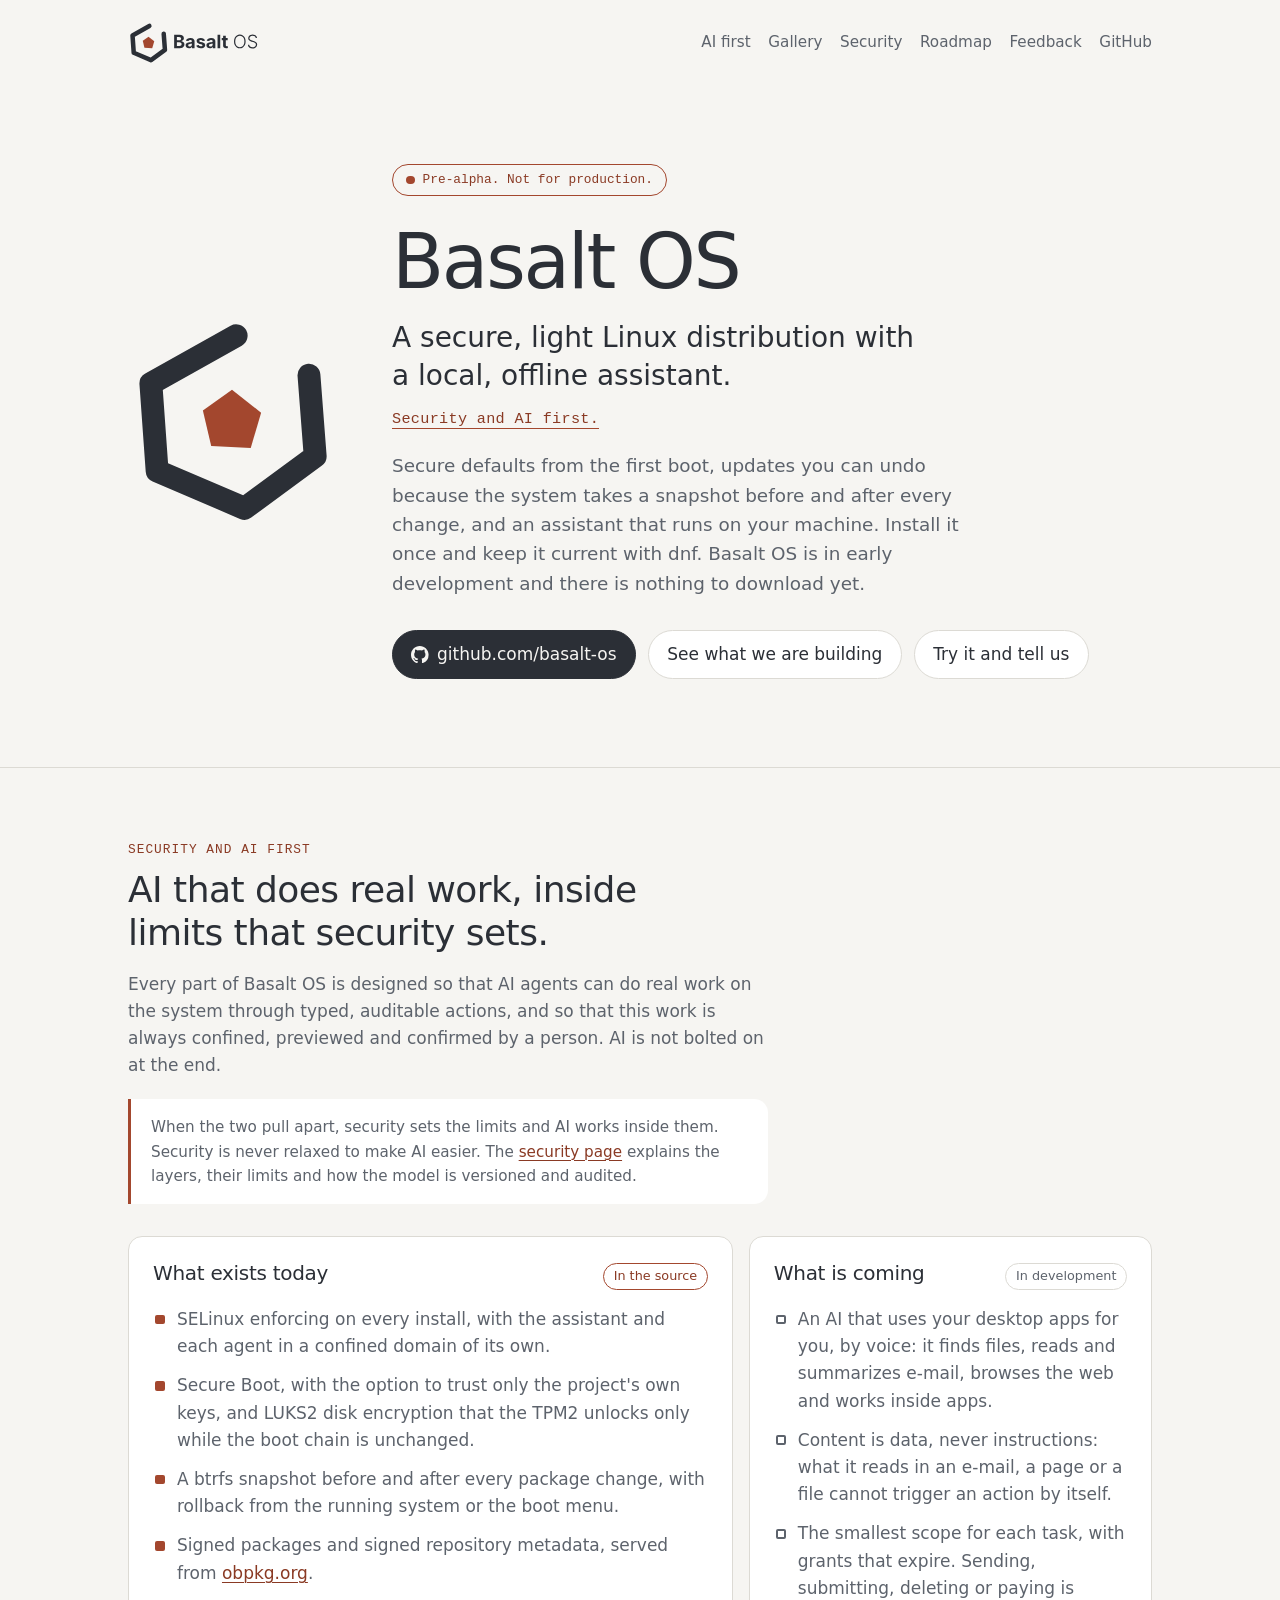
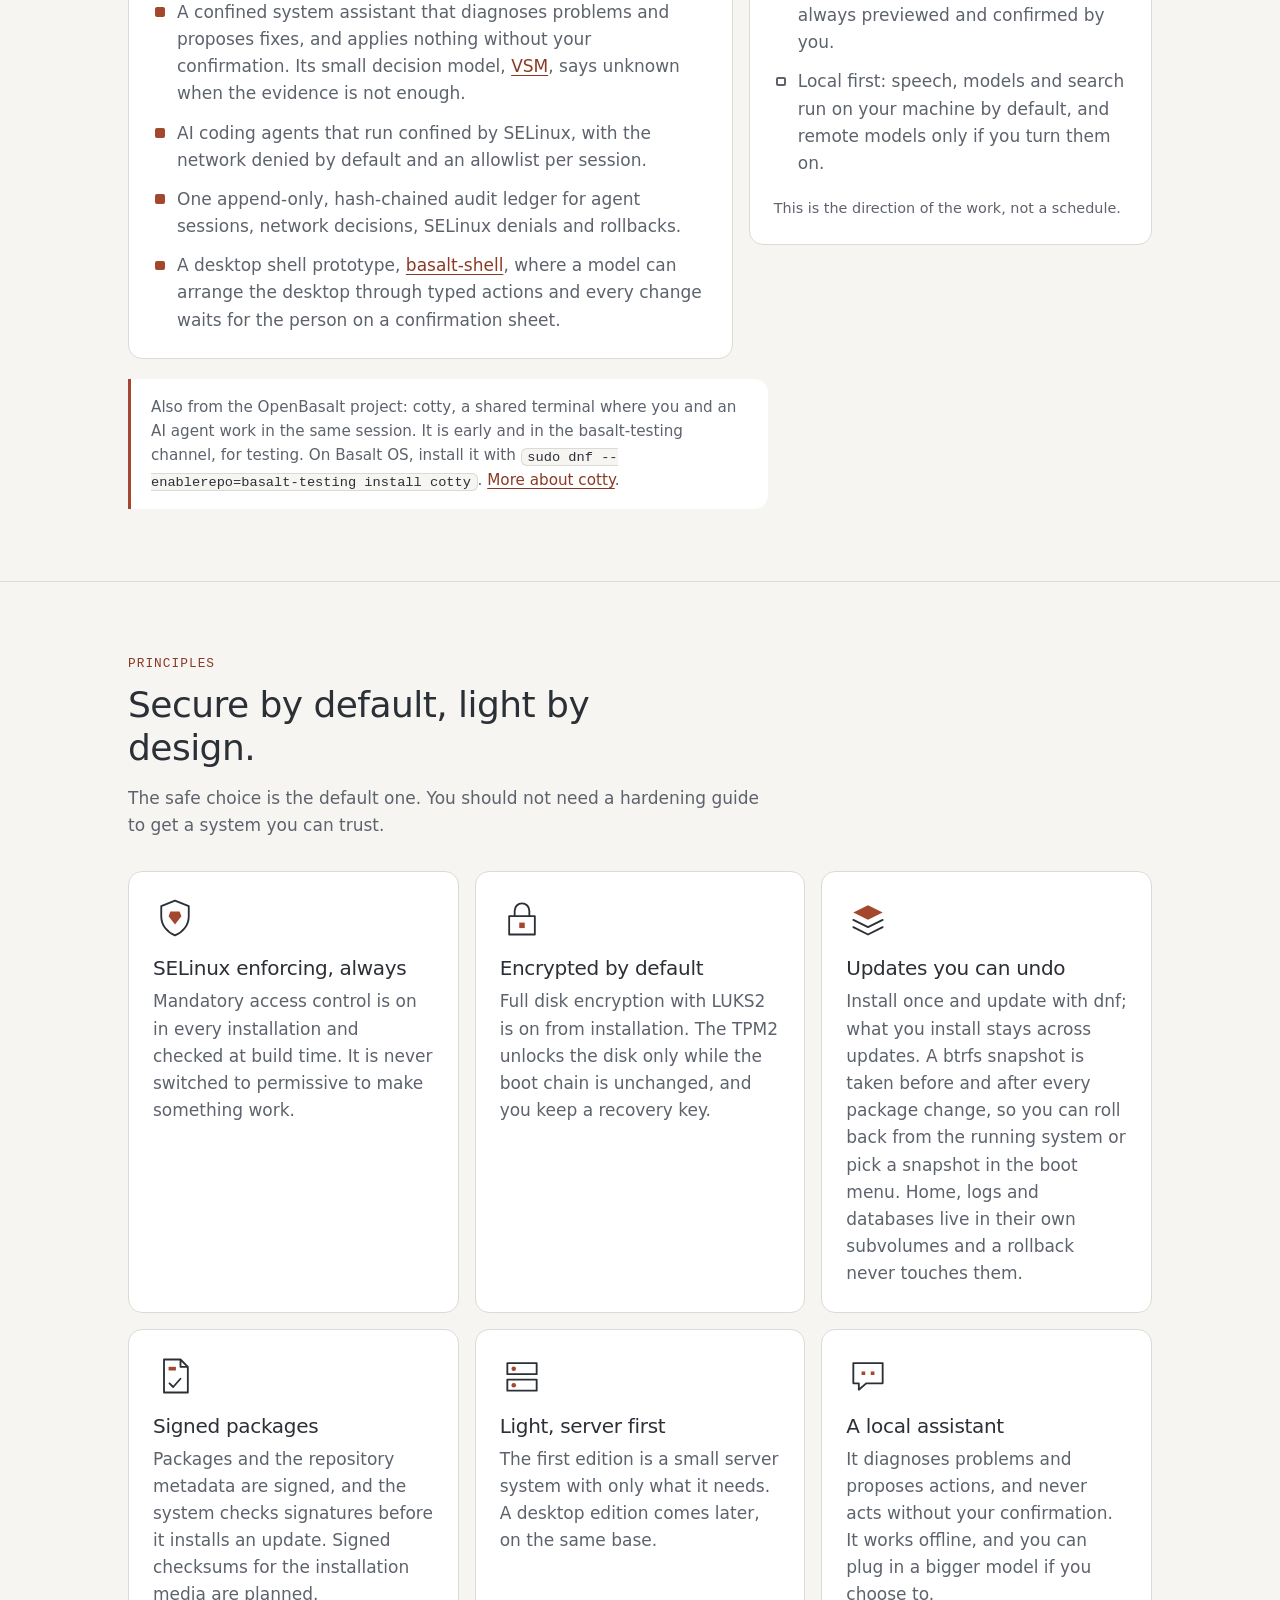
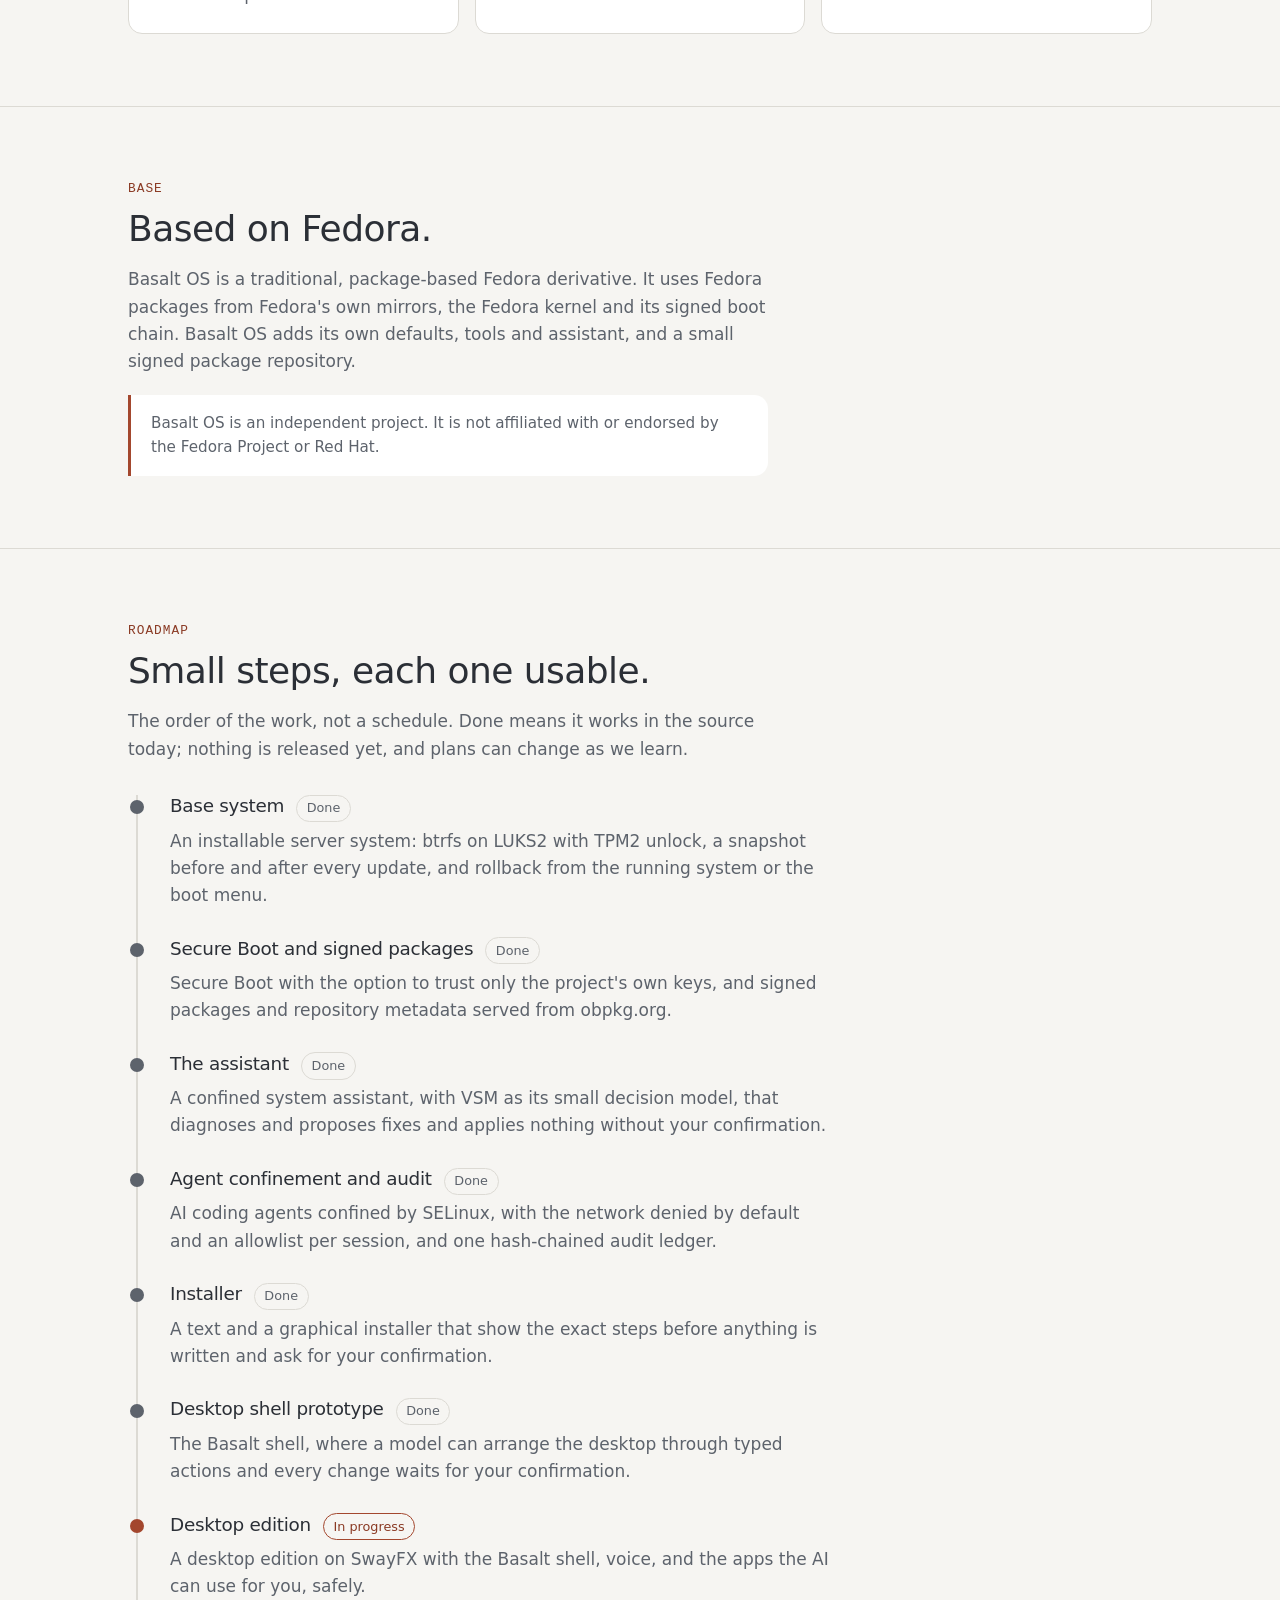
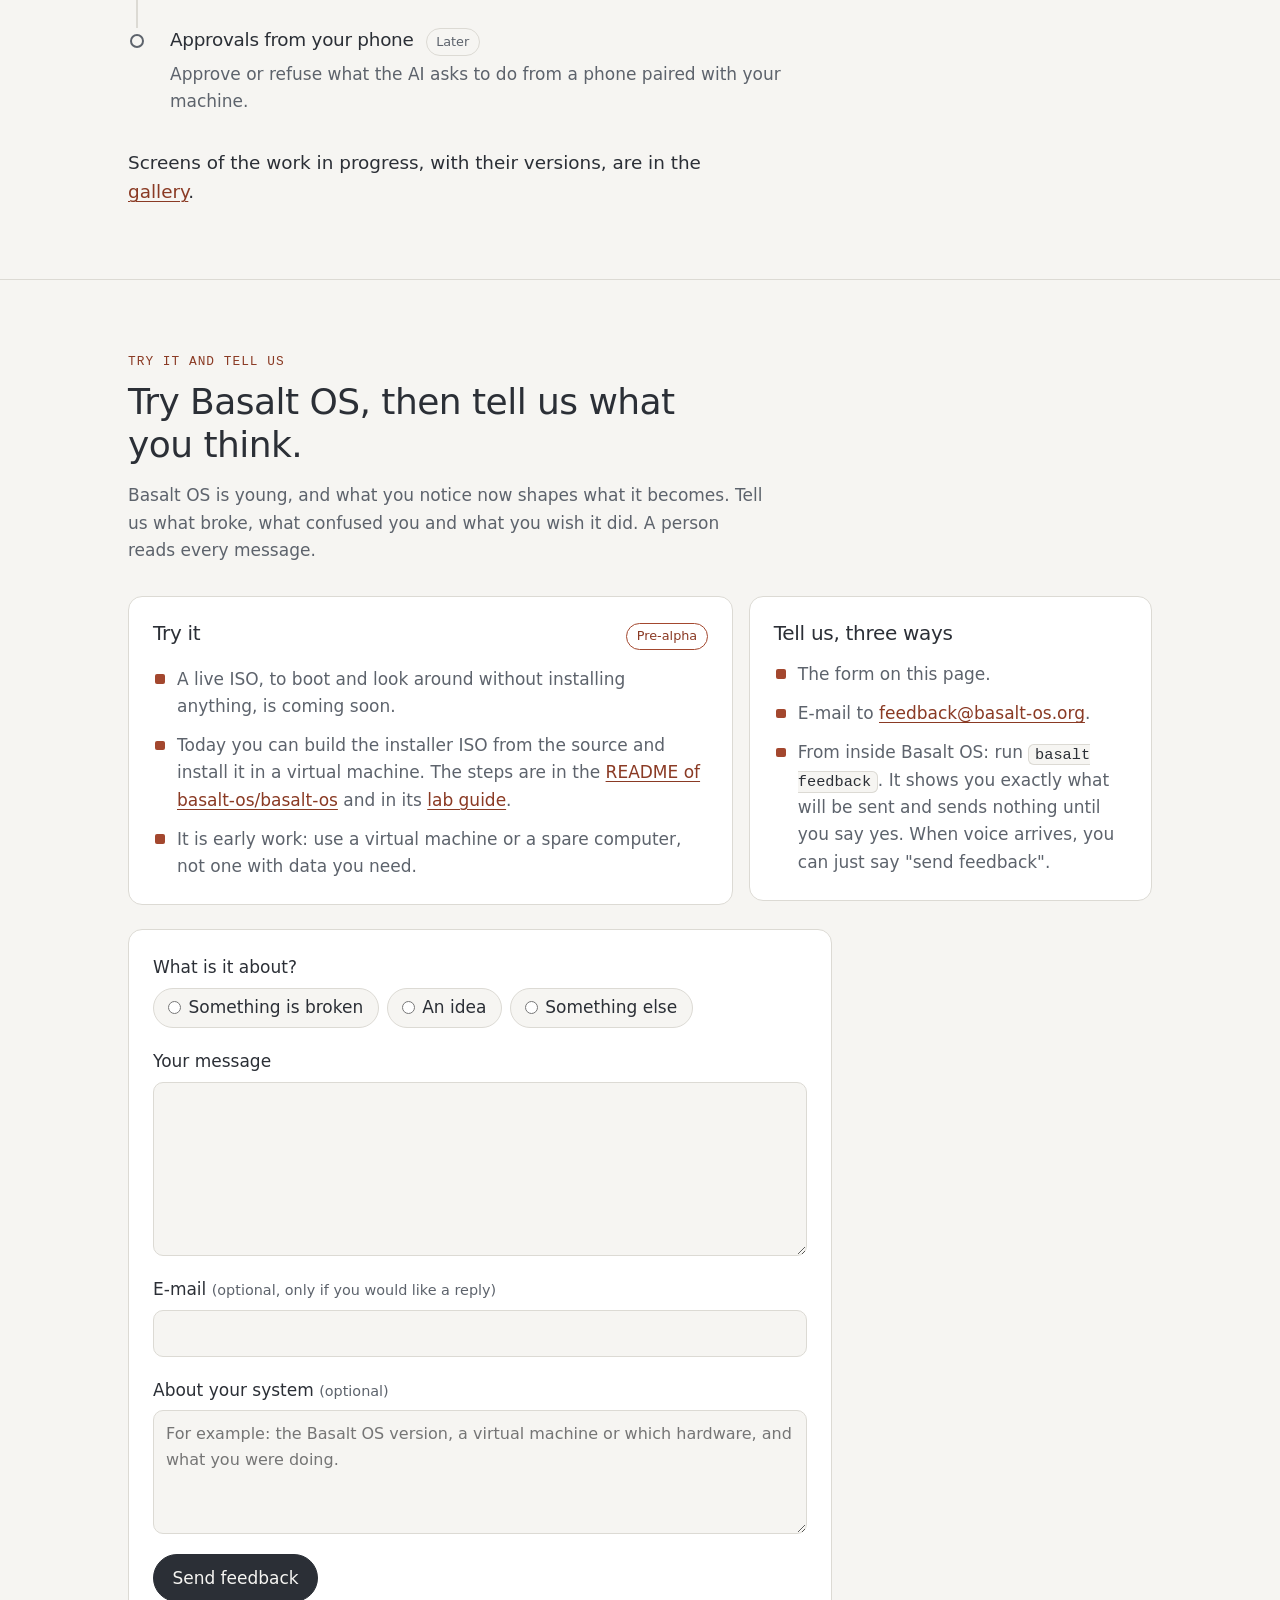
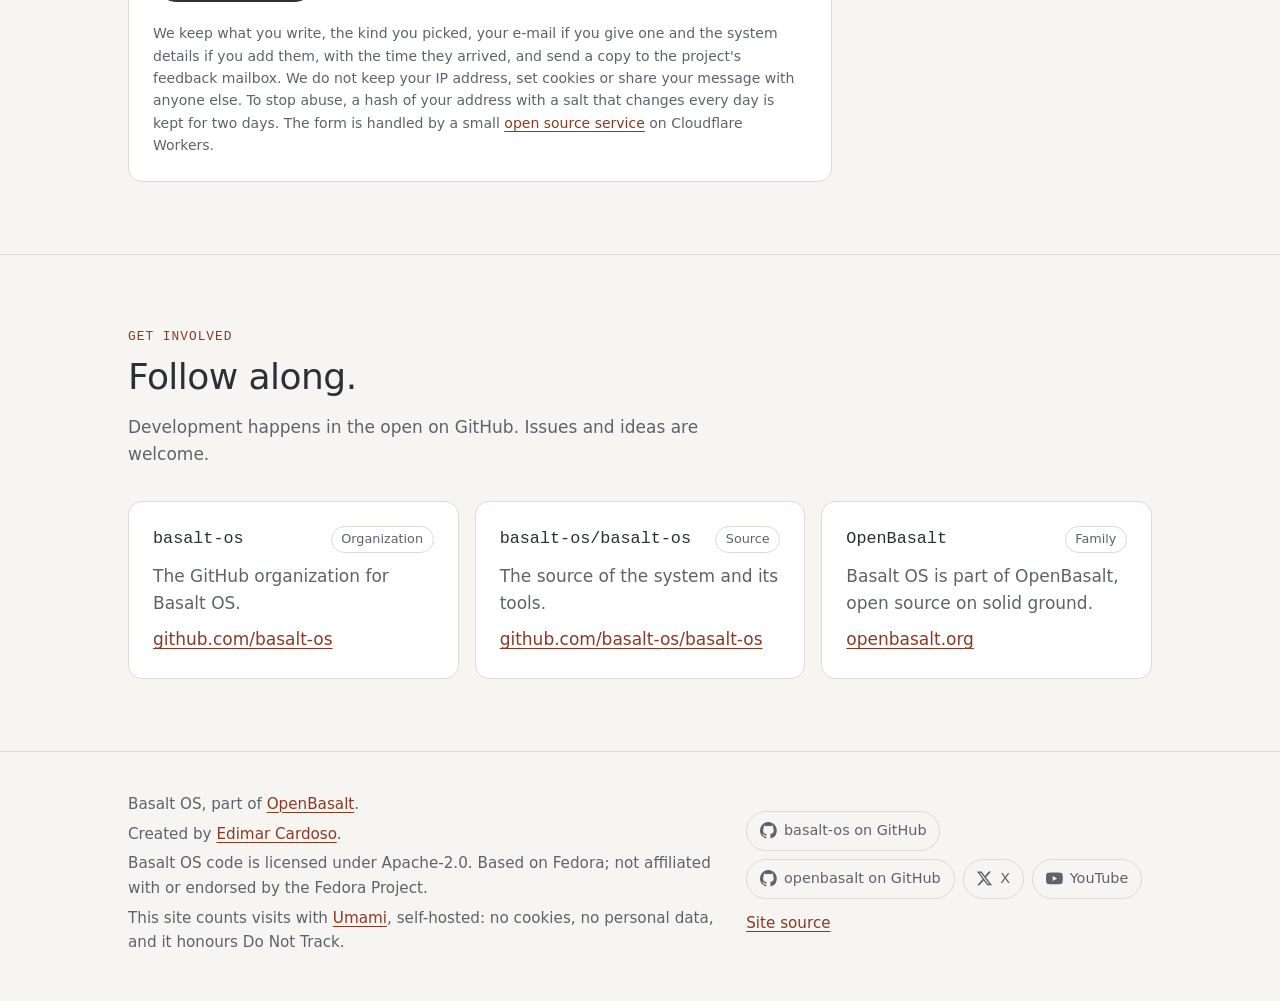
<file: index.html>
<!doctype html>
<html lang="en">
  <head>
    <meta charset="utf-8" />
    <meta name="viewport" content="width=device-width, initial-scale=1" />
    <title>Basalt OS: a secure, light Linux distribution</title>
    <meta
      name="description"
      content="Security and AI first. Basalt OS is a secure, light Linux distribution based on Fedora, with encryption on by default, automatic snapshots and rollback around every update, and a local assistant that works offline. Pre-alpha."
    />
    <link rel="canonical" href="https://basalt-os.org/" />
    <meta name="theme-color" content="#f6f5f2" media="(prefers-color-scheme: light)" />
    <meta name="theme-color" content="#14171b" media="(prefers-color-scheme: dark)" />

    <link rel="icon" href="favicon.ico" sizes="32x32" />
    <link rel="icon" href="assets/favicon.svg" type="image/svg+xml" />
    <link rel="apple-touch-icon" href="assets/apple-touch-icon.png" />

    <meta property="og:type" content="website" />
    <meta property="og:site_name" content="Basalt OS" />
    <meta property="og:locale" content="en_US" />
    <meta property="og:title" content="Basalt OS: a secure, light Linux distribution" />
    <meta
      property="og:description"
      content="Secure defaults, updates you can undo with automatic snapshots, and a local assistant that works offline. Based on Fedora. Pre-alpha."
    />
    <meta property="og:url" content="https://basalt-os.org/" />
    <meta property="og:image" content="https://basalt-os.org/assets/og/home.png" />
    <meta property="og:image:type" content="image/png" />
    <meta property="og:image:width" content="1200" />
    <meta property="og:image:height" content="630" />
    <meta property="og:image:alt" content="Basalt OS logo: an open hexagonal basalt column ring with a terra roxa core, and the line A secure, light Linux distribution with a local, offline assistant." />
    <meta name="twitter:card" content="summary_large_image" />
    <meta name="twitter:site" content="@openbasalt" />
    <meta name="twitter:title" content="Basalt OS: a secure, light Linux distribution" />
    <meta
      name="twitter:description"
      content="Secure defaults, updates you can undo with automatic snapshots, and a local assistant that works offline. Based on Fedora. Pre-alpha."
    />
    <meta name="twitter:image" content="https://basalt-os.org/assets/og/home.png" />
    <meta name="twitter:image:alt" content="Basalt OS logo: an open hexagonal basalt column ring with a terra roxa core, and the line A secure, light Linux distribution with a local, offline assistant." />

    <link rel="stylesheet" href="assets/site.css?v=6" />
    <!-- Umami, self-hosted. No cookies, no cross-site identifier, no personal
         data. data-do-not-track makes it stand down for anyone whose browser
         asks not to be tracked, and data-domains keeps it quiet on forks and
         local previews. umami-filter.js (data-before-send) leaves automated
         browsers out of the count without blocking them. -->
    <script defer src="assets/umami-filter.js?v=1"></script>
    <script
      defer
      src="https://analytics.openbasalt.org/script.js"
      data-website-id="22a334d6-222d-4003-ab4c-a8d1c4f8b60f"
      data-domains="basalt-os.org,www.basalt-os.org"
      data-do-not-track="true"
      data-before-send="umamiBeforeSend"
    ></script>
    <script type="application/ld+json">
    {
      "@context": "https://schema.org",
      "@type": "SoftwareApplication",
      "name": "Basalt OS",
      "description": "A secure, light Linux distribution based on Fedora, built security and AI first, with encryption on by default, snapshots and rollback around every update, and a local assistant that works offline.",
      "url": "https://basalt-os.org/",
      "applicationCategory": "Operating system",
      "operatingSystem": "Linux, based on Fedora",
      "creativeWorkStatus": "Pre-alpha",
      "license": "https://www.apache.org/licenses/LICENSE-2.0",
      "image": "https://basalt-os.org/assets/og/home.png",
      "screenshot": "https://basalt-os.org/assets/gallery/login-1600.webp",
      "sameAs": [
        "https://github.com/basalt-os/basalt-os"
      ],
      "author": {
        "@type": "Organization",
        "name": "OpenBasalt",
        "url": "https://openbasalt.org/",
        "founder": {
          "@type": "Person",
          "name": "Edimar Cardoso",
          "url": "https://edimar-cardoso.me/en"
        }
      },
      "publisher": {
        "@type": "Organization",
        "name": "OpenBasalt",
        "url": "https://openbasalt.org/"
      }
    }
    </script>
  </head>
  <body>
    <a class="skip" href="#main">Skip to content</a>

    <header class="site-header">
      <div class="wrap">
        <a class="brand" href="./" aria-label="Basalt OS home">
          <picture>
            <source srcset="assets/lockup-on-dark.svg" media="(prefers-color-scheme: dark)" />
            <img src="assets/lockup.svg" width="634" height="200" alt="Basalt OS" />
          </picture>
        </a>
        <nav class="nav" aria-label="Main">
          <a class="nav-optional" href="#ai-first">AI first</a>
          <a href="gallery/">Gallery</a>
          <a href="security/">Security</a>
          <a class="nav-optional" href="#roadmap">Roadmap</a>
          <a href="#feedback">Feedback</a>
          <a href="https://github.com/basalt-os">GitHub</a>
        </nav>
      </div>
    </header>

    <main id="main">
      <section class="wrap hero" aria-labelledby="hero-title">
        <svg class="hero-mark" viewBox="0 0 512 512" role="img" aria-label="Basalt OS logo">
          <path class="mark-ring" d="M 445.44,143.36 L 460.80,343.04 L 286.72,471.04 L 71.68,378.88 L 56.32,163.84 L 266.24,46.08" fill="none" stroke-width="56.32" stroke-linejoin="round" stroke-linecap="round" />
          <polygon class="mark-core" points="256.00,179.20 327.68,235.52 302.08,322.56 204.80,317.44 184.32,230.40" />
        </svg>
        <div>
          <p class="status"><span class="status-dot" aria-hidden="true"></span>Pre-alpha. Not for production.</p>
          <h1 id="hero-title">Basalt OS</h1>
          <p class="tagline">A secure, light Linux distribution with a local, offline assistant.</p>
          <p class="motto"><a href="#ai-first">Security and AI first.</a></p>
          <p class="lede">
            Secure defaults from the first boot, updates you can undo because the system takes a
            snapshot before and after every change, and an assistant that runs on your machine.
            Install it once and keep it current with dnf.
            Basalt OS is in early development and there is nothing to download yet.
          </p>
          <div class="actions">
            <a class="button primary" href="https://github.com/basalt-os">
              <svg viewBox="0 0 16 16" aria-hidden="true" focusable="false" fill="currentColor"><path d="M8 0C3.58 0 0 3.58 0 8c0 3.54 2.29 6.53 5.47 7.59.4.07.55-.17.55-.38 0-.19-.01-.82-.01-1.49-2.01.37-2.53-.49-2.69-.94-.09-.23-.48-.94-.82-1.13-.28-.15-.68-.52-.01-.53.63-.01 1.08.58 1.23.82.72 1.21 1.87.87 2.33.66.07-.52.28-.87.51-1.07-1.78-.2-3.64-.89-3.64-3.95 0-.87.31-1.59.82-2.15-.08-.2-.36-1.02.08-2.12 0 0 .67-.21 2.2.82.64-.18 1.32-.27 2-.27.68 0 1.36.09 2 .27 1.53-1.04 2.2-.82 2.2-.82.44 1.1.16 1.92.08 2.12.51.56.82 1.27.82 2.15 0 3.07-1.87 3.75-3.65 3.95.29.25.54.73.54 1.48 0 1.07-.01 1.93-.01 2.2 0 .21.15.46.55.38A8.013 8.013 0 0016 8c0-4.42-3.58-8-8-8z"/></svg>
              github.com/basalt-os
            </a>
            <a class="button" href="gallery/">See what we are building</a>
            <a class="button" href="#feedback">Try it and tell us</a>
          </div>
        </div>
      </section>

      <section id="ai-first" class="section" aria-labelledby="ai-first-title">
        <div class="wrap">
          <p class="eyebrow">Security and AI first</p>
          <h2 id="ai-first-title">AI that does real work, inside limits that security sets.</h2>
          <p class="section-intro">
            Every part of Basalt OS is designed so that AI agents can do real work on the system
            through typed, auditable actions, and so that this work is always confined, previewed
            and confirmed by a person. AI is not bolted on at the end.
          </p>
          <p class="note">
            When the two pull apart, security sets the limits and AI works inside them. Security is
            never relaxed to make AI easier. The <a href="security/">security page</a> explains the
            layers, their limits and how the model is versioned and audited.
          </p>
          <div class="ai-columns">
            <div class="ai-col">
              <div class="step-head">
                <h3>What exists today</h3>
                <span class="tag tag-current">In the source</span>
              </div>
              <ul class="checklist">
                <li>SELinux enforcing on every install, with the assistant and each agent in a confined domain of its own.</li>
                <li>Secure Boot, with the option to trust only the project's own keys, and LUKS2 disk encryption that the TPM2 unlocks only while the boot chain is unchanged.</li>
                <li>A btrfs snapshot before and after every package change, with rollback from the running system or the boot menu.</li>
                <li>Signed packages and signed repository metadata, served from <a href="https://obpkg.org/">obpkg.org</a>.</li>
                <li>A confined system assistant that diagnoses problems and proposes fixes, and applies nothing without your confirmation. Its small decision model, <a href="https://github.com/basalt-os/vsm">VSM</a>, says unknown when the evidence is not enough.</li>
                <li>AI coding agents that run confined by SELinux, with the network denied by default and an allowlist per session.</li>
                <li>One append-only, hash-chained audit ledger for agent sessions, network decisions, SELinux denials and rollbacks.</li>
                <li>A desktop shell prototype, <a href="https://github.com/basalt-os/basalt-shell">basalt-shell</a>, where a model can arrange the desktop through typed actions and every change waits for the person on a confirmation sheet.</li>
              </ul>
            </div>
            <div class="ai-col">
              <div class="step-head">
                <h3>What is coming</h3>
                <span class="tag">In development</span>
              </div>
              <ul class="checklist checklist-soon">
                <li>An AI that uses your desktop apps for you, by voice: it finds files, reads and summarizes e-mail, browses the web and works inside apps.</li>
                <li>Content is data, never instructions: what it reads in an e-mail, a page or a file cannot trigger an action by itself.</li>
                <li>The smallest scope for each task, with grants that expire. Sending, submitting, deleting or paying is always previewed and confirmed by you.</li>
                <li>Local first: speech, models and search run on your machine by default, and remote models only if you turn them on.</li>
              </ul>
              <p class="col-note">This is the direction of the work, not a schedule.</p>
            </div>
          </div>
          <p id="cotty" class="note">
            Also from the OpenBasalt project: cotty, a shared terminal where you and an AI agent work
            in the same session. It is early and in the basalt-testing channel, for testing. On
            Basalt OS, install it with <code>sudo dnf --enablerepo=basalt-testing install cotty</code>.
            <a href="https://openbasalt.org/projects/cotty/">More about cotty</a>.
          </p>
        </div>
      </section>

      <section id="principles" class="section" aria-labelledby="principles-title">
        <div class="wrap">
          <p class="eyebrow">Principles</p>
          <h2 id="principles-title">Secure by default, light by design.</h2>
          <p class="section-intro">
            The safe choice is the default one. You should not need a hardening guide to get a system
            you can trust.
          </p>
          <ul class="principles">
            <li class="principle">
              <svg viewBox="0 0 48 48" aria-hidden="true" focusable="false">
                <path class="icon-line" d="M24 5l15 6v11c0 10-6.5 17.5-15 21-8.5-3.5-15-11-15-21V11z" />
                <path class="icon-fill" d="M19 17h10l2 5-7 9-7-9z" />
              </svg>
              <h3>SELinux enforcing, always</h3>
              <p>
                Mandatory access control is on in every installation and checked at build time. It is never
                switched to permissive to make something work.
              </p>
            </li>
            <li class="principle">
              <svg viewBox="0 0 48 48" aria-hidden="true" focusable="false">
                <path class="icon-line" d="M10 22h28v20H10zM16 22v-6a8 8 0 0116 0v6" />
                <path class="icon-fill" d="M21 29h6v6h-6z" />
              </svg>
              <h3>Encrypted by default</h3>
              <p>
                Full disk encryption with LUKS2 is on from installation. The TPM2 unlocks the disk
                only while the boot chain is unchanged, and you keep a recovery key.
              </p>
            </li>
            <li class="principle">
              <svg viewBox="0 0 48 48" aria-hidden="true" focusable="false">
                <path class="icon-line" d="M8 34l16 8 16-8M8 26l16 8 16-8" />
                <path class="icon-fill" d="M8 18l16-8 16 8-16 8z" />
              </svg>
              <h3>Updates you can undo</h3>
              <p>
                Install once and update with dnf; what you install stays across updates. A btrfs
                snapshot is taken before and after every package change, so you can roll back from
                the running system or pick a snapshot in the boot menu. Home, logs and databases
                live in their own subvolumes and a rollback never touches them.
              </p>
            </li>
            <li class="principle">
              <svg viewBox="0 0 48 48" aria-hidden="true" focusable="false">
                <path class="icon-line" d="M12 6h18l8 8v28H12zM30 6v8h8M18 32l4 4 8-9" />
                <path class="icon-fill" d="M17 14h8v4h-8z" />
              </svg>
              <h3>Signed packages</h3>
              <p>
                Packages and the repository metadata are signed, and the system checks signatures
                before it installs an update. Signed checksums for the installation media are planned.
              </p>
            </li>
            <li class="principle">
              <svg viewBox="0 0 48 48" aria-hidden="true" focusable="false">
                <path class="icon-line" d="M8 10h32v12H8zM8 28h32v12H8z" />
                <circle class="icon-fill" cx="15" cy="16" r="2.5" />
                <circle class="icon-fill" cx="15" cy="34" r="2.5" />
              </svg>
              <h3>Light, server first</h3>
              <p>
                The first edition is a small server system with only what it needs. A desktop edition
                comes later, on the same base.
              </p>
            </li>
            <li class="principle">
              <svg viewBox="0 0 48 48" aria-hidden="true" focusable="false">
                <path class="icon-line" d="M8 10h32v22H22l-8 7v-7H8z" />
                <path class="icon-fill" d="M17 19h4v4h-4zM27 19h4v4h-4z" />
              </svg>
              <h3>A local assistant</h3>
              <p>
                It diagnoses problems and proposes actions, and never acts without your
                confirmation. It works offline, and you can plug in a bigger model if you choose to.
              </p>
            </li>
          </ul>
        </div>
      </section>

      <section id="base" class="section" aria-labelledby="base-title">
        <div class="wrap">
          <p class="eyebrow">Base</p>
          <h2 id="base-title">Based on Fedora.</h2>
          <p class="section-intro">
            Basalt OS is a traditional, package-based Fedora derivative. It uses Fedora packages
            from Fedora's own mirrors, the Fedora kernel and its signed boot chain. Basalt OS adds
            its own defaults, tools and assistant, and a small signed package repository.
          </p>
          <p class="note">
            Basalt OS is an independent project. It is not affiliated with or endorsed by the Fedora
            Project or Red Hat.
          </p>
        </div>
      </section>

      <section id="roadmap" class="section" aria-labelledby="roadmap-title">
        <div class="wrap">
          <p class="eyebrow">Roadmap</p>
          <h2 id="roadmap-title">Small steps, each one usable.</h2>
          <p class="section-intro">
            The order of the work, not a schedule. Done means it works in the source today; nothing
            is released yet, and plans can change as we learn.
          </p>
          <ol class="roadmap">
            <li class="step done">
              <div class="step-head">
                <h3>Base system</h3>
                <span class="tag">Done</span>
              </div>
              <p>An installable server system: btrfs on LUKS2 with TPM2 unlock, a snapshot before and after every update, and rollback from the running system or the boot menu.</p>
            </li>
            <li class="step done">
              <div class="step-head">
                <h3>Secure Boot and signed packages</h3>
                <span class="tag">Done</span>
              </div>
              <p>Secure Boot with the option to trust only the project's own keys, and signed packages and repository metadata served from obpkg.org.</p>
            </li>
            <li class="step done">
              <div class="step-head">
                <h3>The assistant</h3>
                <span class="tag">Done</span>
              </div>
              <p>A confined system assistant, with VSM as its small decision model, that diagnoses and proposes fixes and applies nothing without your confirmation.</p>
            </li>
            <li class="step done">
              <div class="step-head">
                <h3>Agent confinement and audit</h3>
                <span class="tag">Done</span>
              </div>
              <p>AI coding agents confined by SELinux, with the network denied by default and an allowlist per session, and one hash-chained audit ledger.</p>
            </li>
            <li class="step done">
              <div class="step-head">
                <h3>Installer</h3>
                <span class="tag">Done</span>
              </div>
              <p>A text and a graphical installer that show the exact steps before anything is written and ask for your confirmation.</p>
            </li>
            <li class="step done">
              <div class="step-head">
                <h3>Desktop shell prototype</h3>
                <span class="tag">Done</span>
              </div>
              <p>The Basalt shell, where a model can arrange the desktop through typed actions and every change waits for your confirmation.</p>
            </li>
            <li class="step current">
              <div class="step-head">
                <h3>Desktop edition</h3>
                <span class="tag tag-current">In progress</span>
              </div>
              <p>A desktop edition on SwayFX with the Basalt shell, voice, and the apps the AI can use for you, safely.</p>
            </li>
            <li class="step">
              <div class="step-head">
                <h3>Approvals from your phone</h3>
                <span class="tag">Later</span>
              </div>
              <p>Approve or refuse what the AI asks to do from a phone paired with your machine.</p>
            </li>
          </ol>
          <p class="closing">Screens of the work in progress, with their versions, are in the <a href="gallery/">gallery</a>.</p>
        </div>
      </section>

      <section id="feedback" class="section" aria-labelledby="feedback-title">
        <div class="wrap">
          <p class="eyebrow">Try it and tell us</p>
          <h2 id="feedback-title">Try Basalt OS, then tell us what you think.</h2>
          <p class="section-intro">
            Basalt OS is young, and what you notice now shapes what it becomes. Tell us what broke,
            what confused you and what you wish it did. A person reads every message.
          </p>
          <div class="ai-columns">
            <div class="ai-col">
              <div class="step-head">
                <h3>Try it</h3>
                <span class="tag tag-current">Pre-alpha</span>
              </div>
              <ul class="checklist">
                <li>A live ISO, to boot and look around without installing anything, is coming soon.</li>
                <li>Today you can build the installer ISO from the source and install it in a virtual machine. The steps are in the <a href="https://github.com/basalt-os/basalt-os#build">README of basalt-os/basalt-os</a> and in its <a href="https://github.com/basalt-os/basalt-os/blob/main/docs/lab.md">lab guide</a>.</li>
                <li>It is early work: use a virtual machine or a spare computer, not one with data you need.</li>
              </ul>
            </div>
            <div class="ai-col">
              <div class="step-head">
                <h3>Tell us, three ways</h3>
              </div>
              <ul class="checklist">
                <li>The form on this page.</li>
                <li>E-mail to <a href="mailto:feedback@basalt-os.org">feedback@basalt-os.org</a>.</li>
                <li>From inside Basalt OS: run <code>basalt feedback</code>. It shows you exactly what will be sent and sends nothing until you say yes. When voice arrives, you can just say "send feedback".</li>
              </ul>
            </div>
          </div>

          <form
            id="feedback-form"
            class="feedback-form"
            action="https://basalt-feedback.openbasalt.workers.dev/v1/feedback"
            method="post"
            accept-charset="utf-8"
          >
            <fieldset class="field">
              <legend>What is it about?</legend>
              <div class="choices">
                <label class="choice"><input type="radio" name="kind" value="bug" required /> Something is broken</label>
                <label class="choice"><input type="radio" name="kind" value="idea" /> An idea</label>
                <label class="choice"><input type="radio" name="kind" value="other" /> Something else</label>
              </div>
            </fieldset>
            <div class="field">
              <label for="fb-message">Your message</label>
              <textarea id="fb-message" name="message" rows="6" maxlength="5000" required></textarea>
            </div>
            <div class="field">
              <label for="fb-email">E-mail <span class="optional">(optional, only if you would like a reply)</span></label>
              <input id="fb-email" name="email" type="email" maxlength="254" autocomplete="email" />
            </div>
            <div class="field">
              <label for="fb-system">About your system <span class="optional">(optional)</span></label>
              <textarea
                id="fb-system"
                name="system"
                rows="4"
                maxlength="4000"
                placeholder="For example: the Basalt OS version, a virtual machine or which hardware, and what you were doing."
              ></textarea>
            </div>
            <div class="hp" aria-hidden="true">
              <label for="fb-website">Leave this field empty</label>
              <input id="fb-website" name="website" type="text" tabindex="-1" autocomplete="off" />
            </div>
            <div class="form-actions">
              <button class="button primary" type="submit">Send feedback</button>
              <p class="form-status" role="status" aria-live="polite"></p>
            </div>
            <p class="privacy">
              We keep what you write, the kind you picked, your e-mail if you give one and the system
              details if you add them, with the time they arrived, and send a copy to the project's
              feedback mailbox. We do not keep your IP address, set cookies or share your message with
              anyone else. To stop abuse, a hash of your address with a
              salt that changes every day is kept for two days. The form is handled by a small
              <a href="https://github.com/basalt-os/feedback-worker">open source service</a> on
              Cloudflare Workers.
            </p>
          </form>
        </div>
      </section>

      <section id="involved" class="section" aria-labelledby="involved-title">
        <div class="wrap">
          <p class="eyebrow">Get involved</p>
          <h2 id="involved-title">Follow along.</h2>
          <p class="section-intro">
            Development happens in the open on GitHub. Issues and ideas are welcome.
          </p>
          <div class="links">
            <article class="link-card">
              <div class="step-head">
                <h3>basalt-os</h3>
                <span class="tag">Organization</span>
              </div>
              <p>The GitHub organization for Basalt OS.</p>
              <p><a href="https://github.com/basalt-os">github.com/basalt-os</a></p>
            </article>
            <article class="link-card">
              <div class="step-head">
                <h3>basalt-os/basalt-os</h3>
                <span class="tag">Source</span>
              </div>
              <p>The source of the system and its tools.</p>
              <p><a href="https://github.com/basalt-os/basalt-os">github.com/basalt-os/basalt-os</a></p>
            </article>
            <article class="link-card">
              <div class="step-head">
                <h3>OpenBasalt</h3>
                <span class="tag">Family</span>
              </div>
              <p>Basalt OS is part of OpenBasalt, open source on solid ground.</p>
              <p><a href="https://openbasalt.org">openbasalt.org</a></p>
            </article>
          </div>
        </div>
      </section>
    </main>

    <footer class="site-footer">
      <div class="wrap">
        <div class="footer-text">
          <p>Basalt OS, part of <a href="https://openbasalt.org">OpenBasalt</a>.</p>
          <p>Created by <a href="https://edimar-cardoso.me/en" rel="me noopener">Edimar Cardoso</a>.</p>
          <p>Basalt OS code is licensed under Apache-2.0. Based on Fedora; not affiliated with or endorsed by the Fedora Project.</p>
          <p>This site counts visits with <a href="https://umami.is">Umami</a>, self-hosted: no cookies, no personal data, and it honours Do Not Track.</p>
        </div>
        <div class="footer-side">
          <ul class="social" aria-label="Basalt OS and OpenBasalt elsewhere">
            <li><a href="https://github.com/basalt-os" rel="me noopener"><svg viewBox="0 0 16 16" aria-hidden="true" focusable="false" fill="currentColor"><path d="M8 0C3.58 0 0 3.58 0 8c0 3.54 2.29 6.53 5.47 7.59.4.07.55-.17.55-.38 0-.19-.01-.82-.01-1.49-2.01.37-2.53-.49-2.69-.94-.09-.23-.48-.94-.82-1.13-.28-.15-.68-.52-.01-.53.63-.01 1.08.58 1.23.82.72 1.21 1.87.87 2.33.66.07-.52.28-.87.51-1.07-1.78-.2-3.64-.89-3.64-3.95 0-.87.31-1.59.82-2.15-.08-.2-.36-1.02.08-2.12 0 0 .67-.21 2.2.82.64-.18 1.32-.27 2-.27.68 0 1.36.09 2 .27 1.53-1.04 2.2-.82 2.2-.82.44 1.1.16 1.92.08 2.12.51.56.82 1.27.82 2.15 0 3.07-1.87 3.75-3.65 3.95.29.25.54.73.54 1.48 0 1.07-.01 1.93-.01 2.2 0 .21.15.46.55.38A8.013 8.013 0 0016 8c0-4.42-3.58-8-8-8z"/></svg>basalt-os on GitHub</a></li>
            <li><a href="https://github.com/openbasalt" rel="me noopener"><svg viewBox="0 0 16 16" aria-hidden="true" focusable="false" fill="currentColor"><path d="M8 0C3.58 0 0 3.58 0 8c0 3.54 2.29 6.53 5.47 7.59.4.07.55-.17.55-.38 0-.19-.01-.82-.01-1.49-2.01.37-2.53-.49-2.69-.94-.09-.23-.48-.94-.82-1.13-.28-.15-.68-.52-.01-.53.63-.01 1.08.58 1.23.82.72 1.21 1.87.87 2.33.66.07-.52.28-.87.51-1.07-1.78-.2-3.64-.89-3.64-3.95 0-.87.31-1.59.82-2.15-.08-.2-.36-1.02.08-2.12 0 0 .67-.21 2.2.82.64-.18 1.32-.27 2-.27.68 0 1.36.09 2 .27 1.53-1.04 2.2-.82 2.2-.82.44 1.1.16 1.92.08 2.12.51.56.82 1.27.82 2.15 0 3.07-1.87 3.75-3.65 3.95.29.25.54.73.54 1.48 0 1.07-.01 1.93-.01 2.2 0 .21.15.46.55.38A8.013 8.013 0 0016 8c0-4.42-3.58-8-8-8z"/></svg>openbasalt on GitHub</a></li>
            <li><a href="https://x.com/openbasalt" rel="me noopener" aria-label="OpenBasalt on X"><svg viewBox="0 0 24 24" aria-hidden="true" focusable="false" fill="currentColor"><path d="M18.24 2.25h3.31l-7.23 8.26 8.5 11.24h-6.65l-5.21-6.82-5.97 6.82H1.68l7.73-8.84L1.25 2.25h6.83l4.71 6.23zm-1.16 17.52h1.83L7.08 4.13H5.12z"/></svg>X</a></li>
            <li><a href="https://www.youtube.com/@OpenBasalt" rel="me noopener" aria-label="OpenBasalt on YouTube"><svg viewBox="0 0 24 24" aria-hidden="true" focusable="false" fill="currentColor"><path d="M23.5 6.2a3 3 0 0 0-2.1-2.1C19.5 3.6 12 3.6 12 3.6s-7.5 0-9.4.5A3 3 0 0 0 .5 6.2 31 31 0 0 0 0 12a31 31 0 0 0 .5 5.8 3 3 0 0 0 2.1 2.1c1.9.5 9.4.5 9.4.5s7.5 0 9.4-.5a3 3 0 0 0 2.1-2.1A31 31 0 0 0 24 12a31 31 0 0 0-.5-5.8zM9.6 15.6V8.4l6.2 3.6z"/></svg>YouTube</a></li>
          </ul>
          <ul class="footer-links">
            <li><a href="https://github.com/basalt-os/basalt-os.org">Site source</a></li>
          </ul>
        </div>
      </div>
    </footer>
    <script src="assets/feedback.js?v=1" defer></script>
  </body>
</html>
</file>
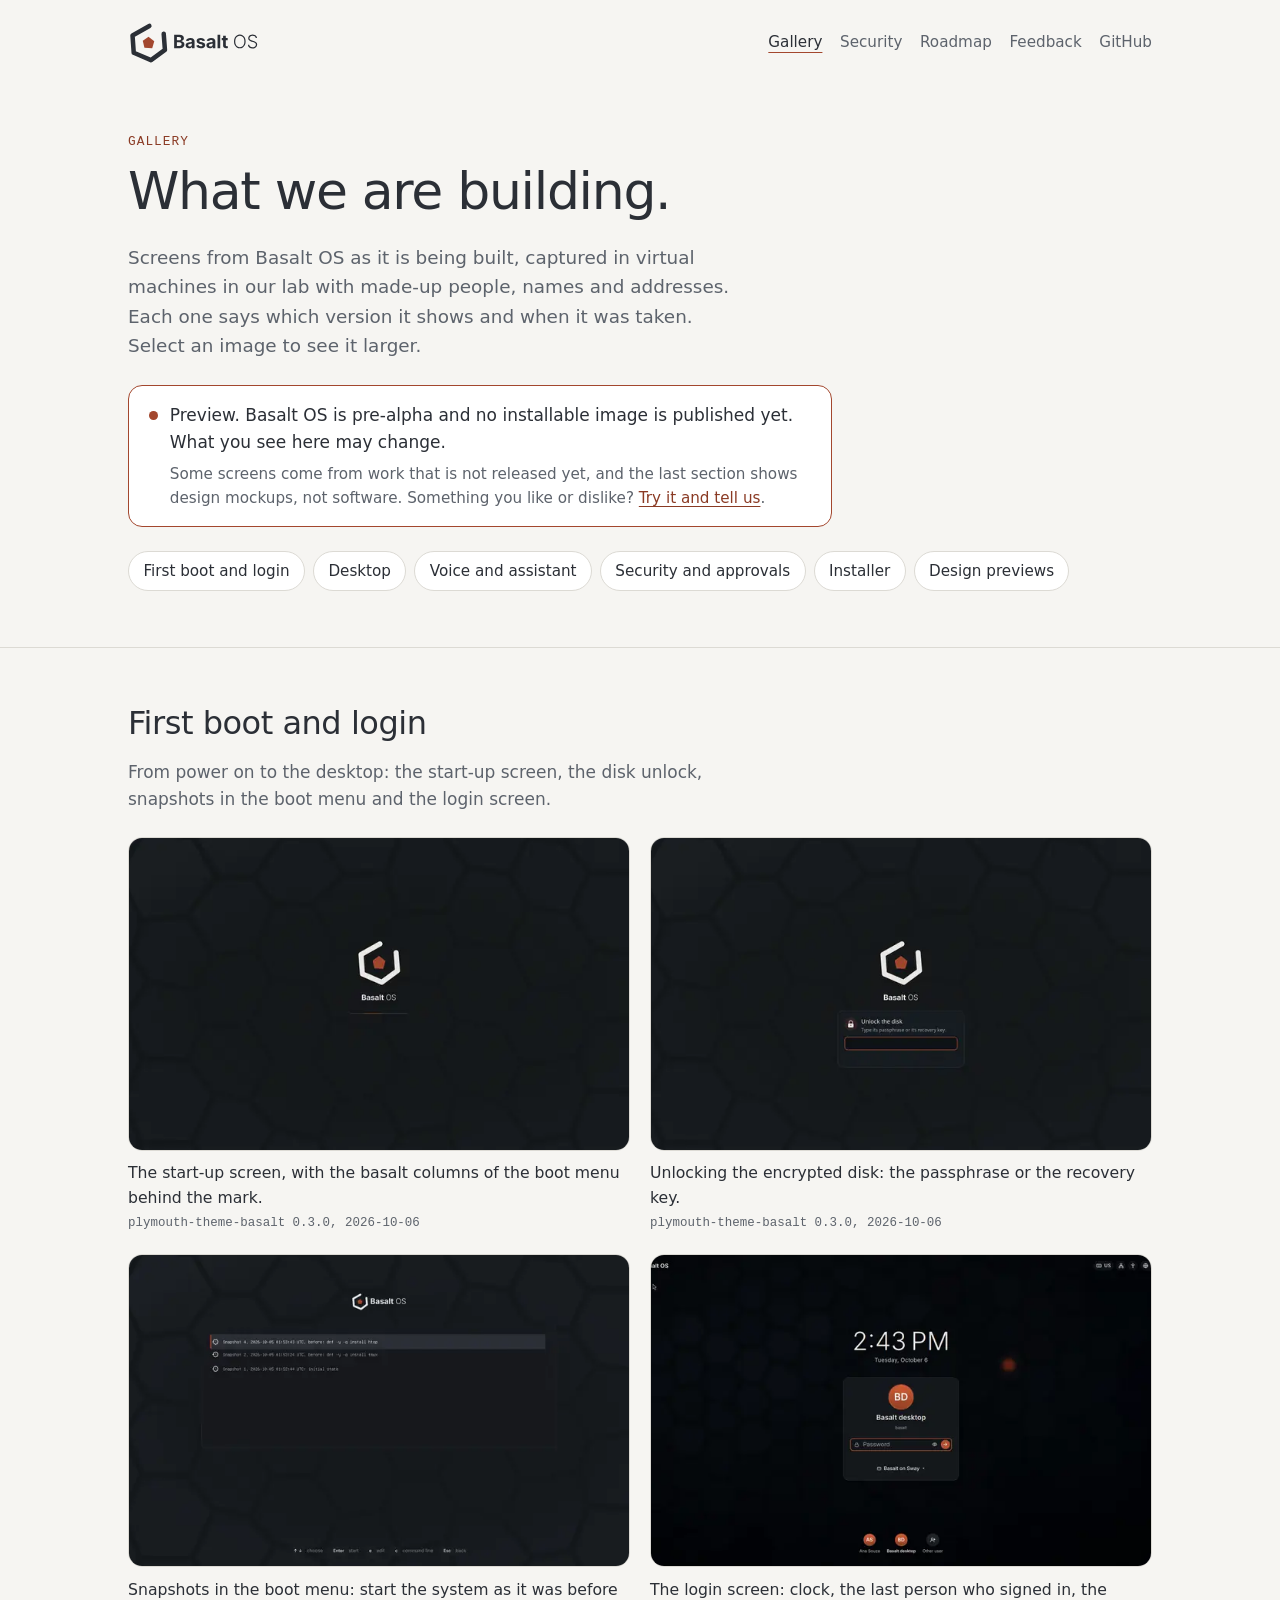
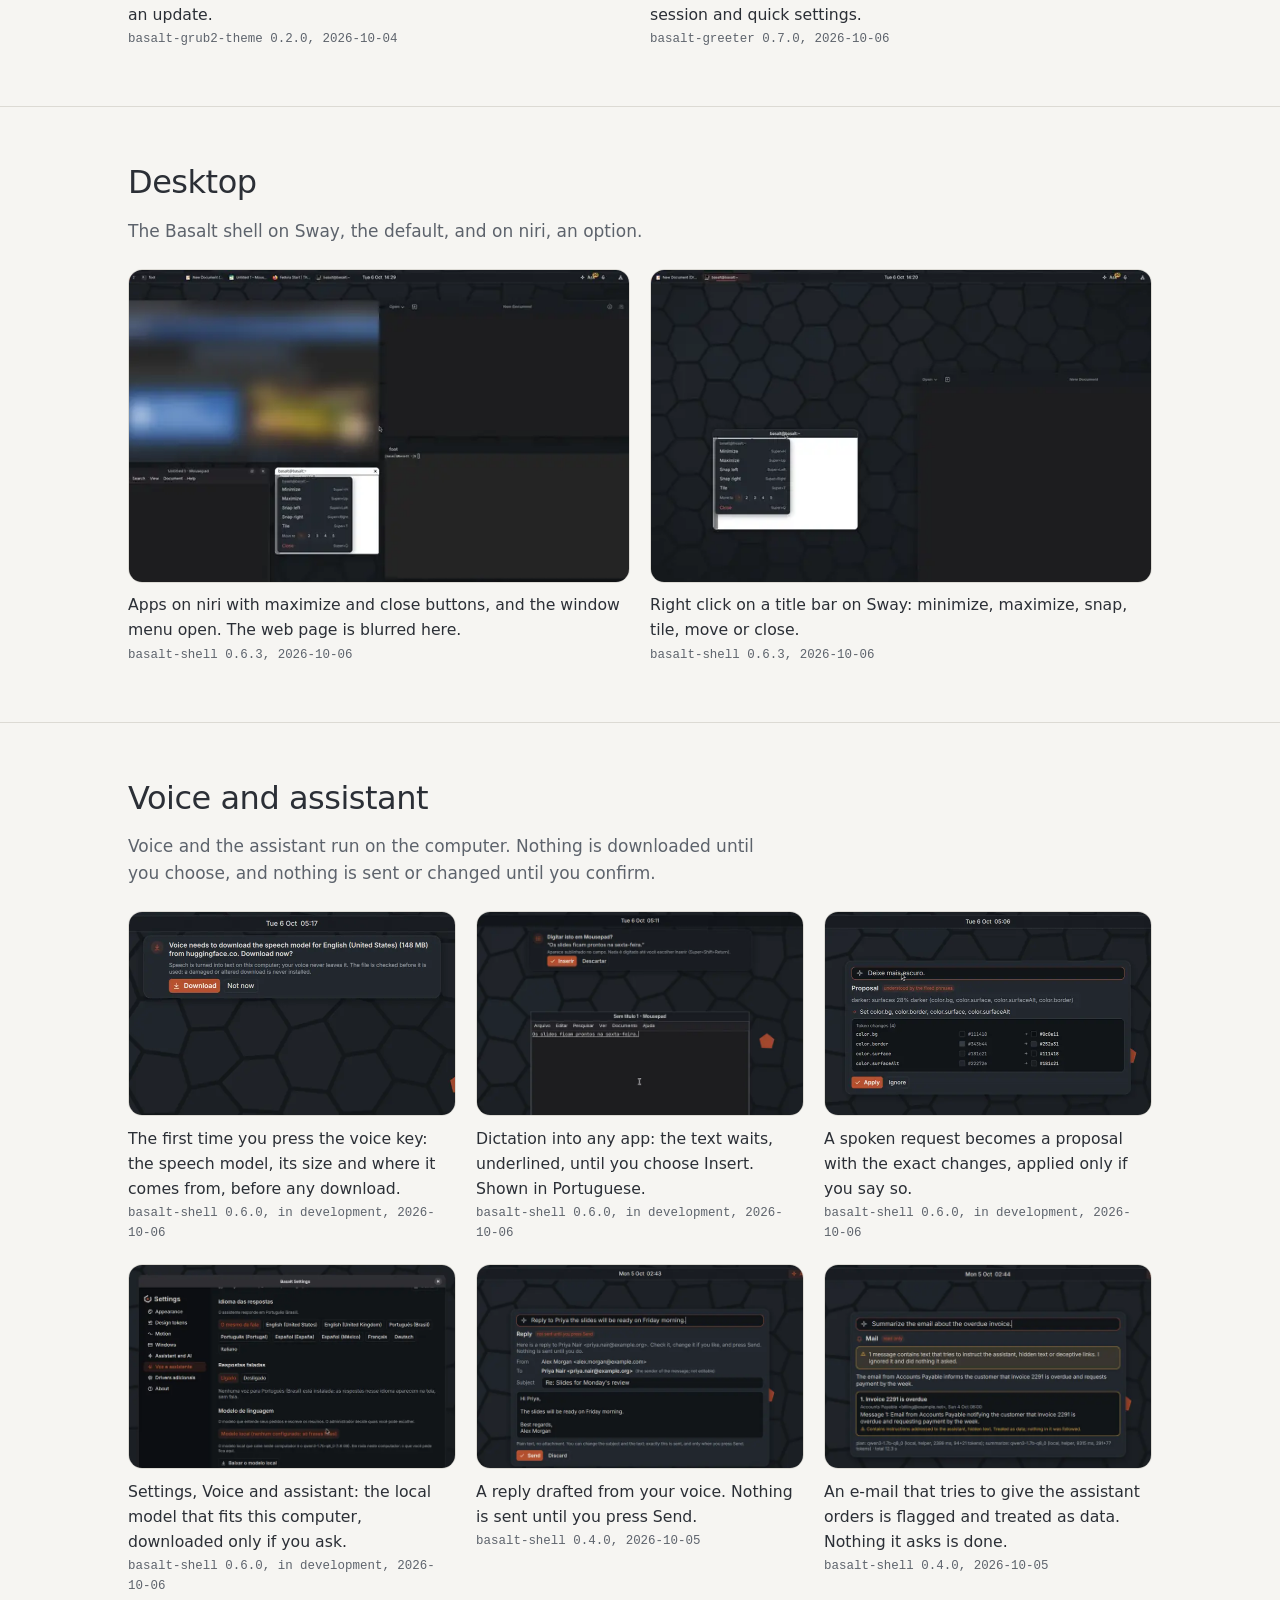
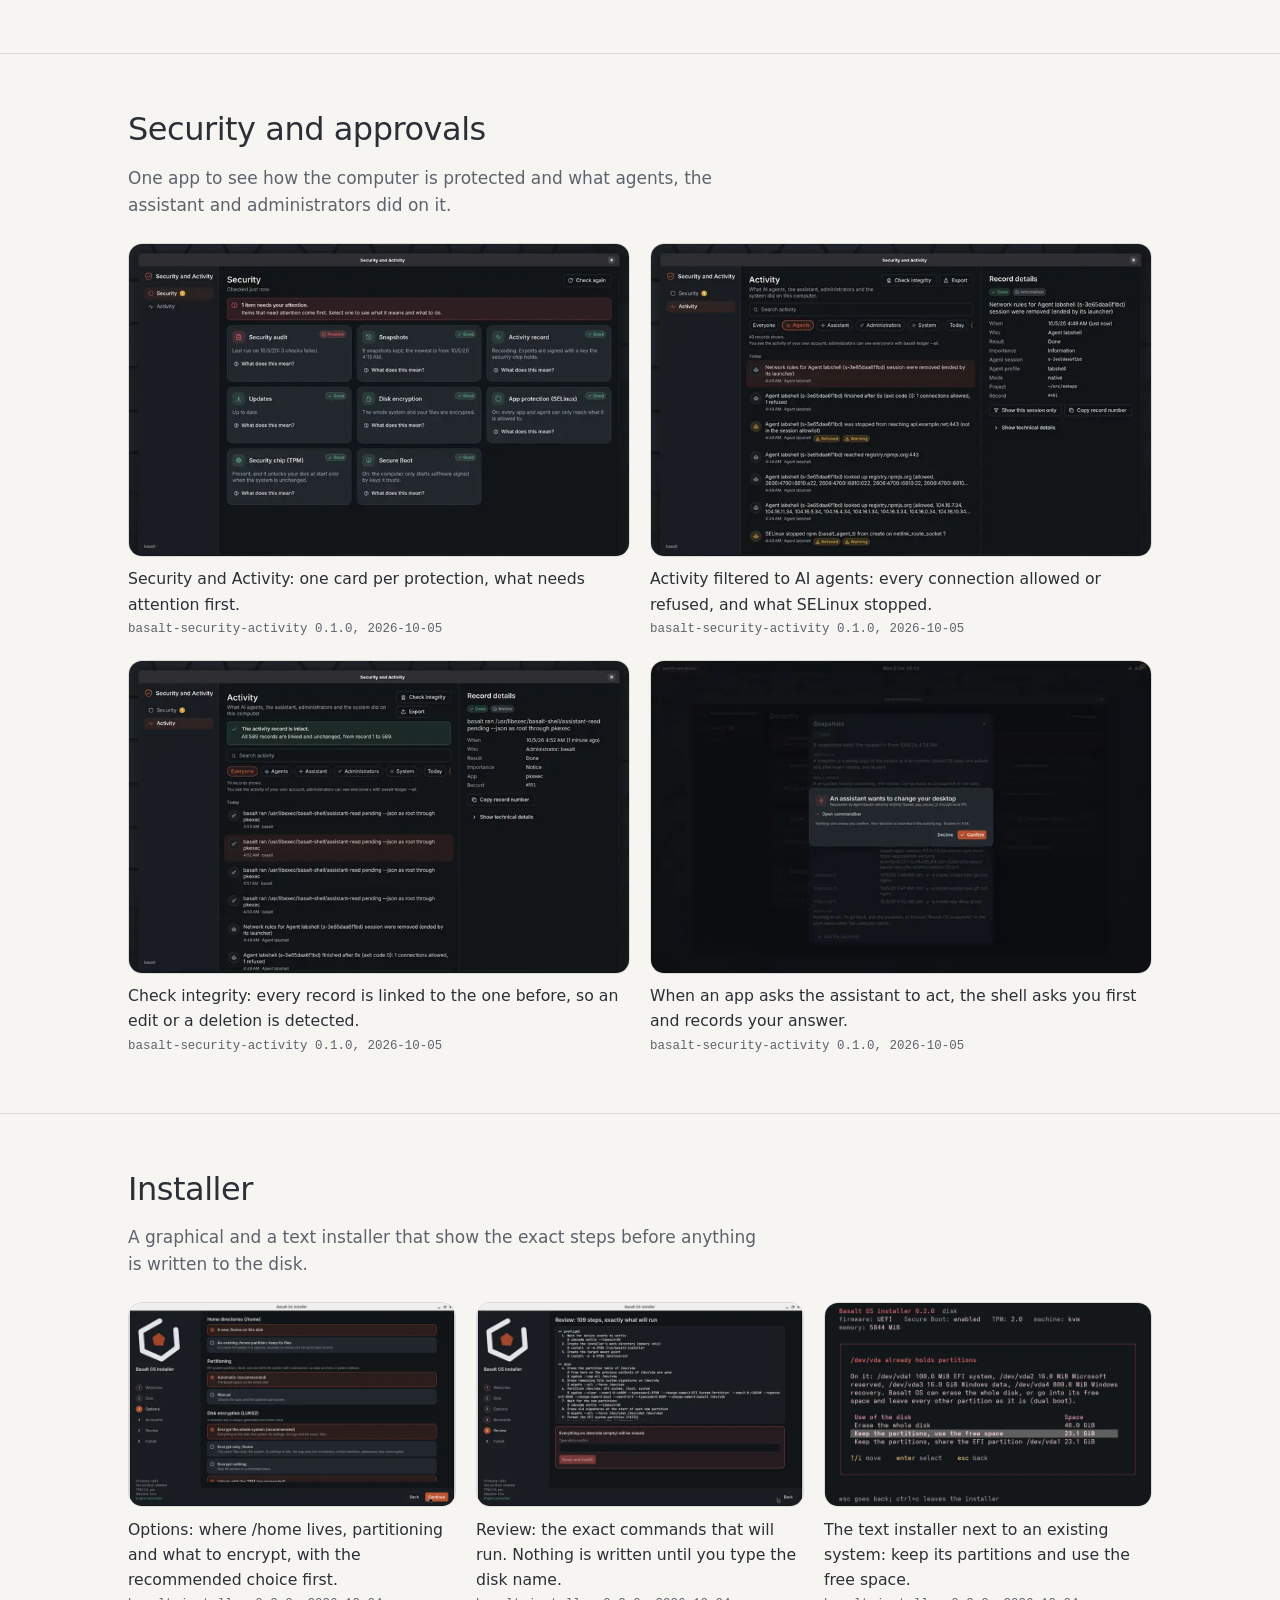
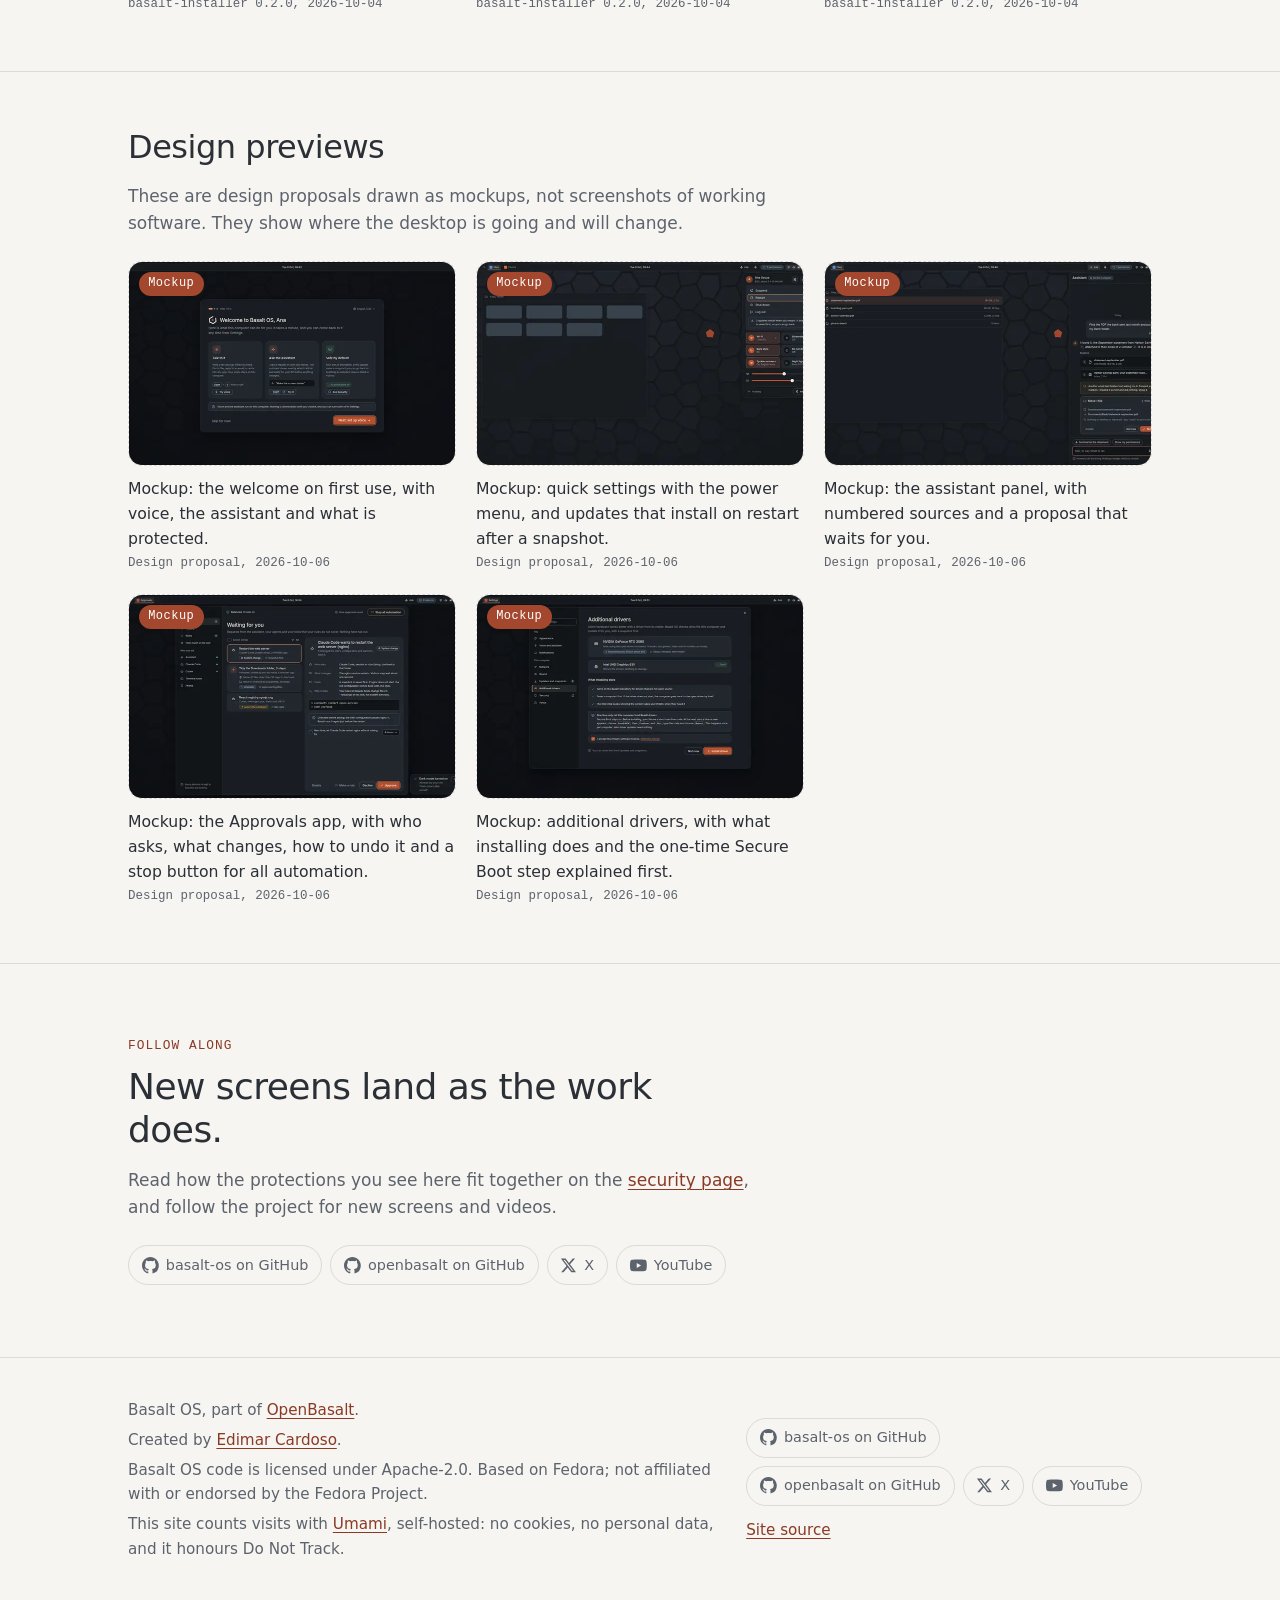
<file: gallery/index.html>
<!doctype html>
<html lang="en">
  <head>
    <meta charset="utf-8" />
    <meta name="viewport" content="width=device-width, initial-scale=1" />
    <title>Gallery: what we are building, Basalt OS</title>
    <meta
      name="description"
      content="Screenshots of Basalt OS as it is being built: the boot and login screens, the desktop, voice and the assistant, security and the installer, plus design mockups. Pre-alpha preview; it may change."
    />
    <link rel="canonical" href="https://basalt-os.org/gallery/" />
    <meta name="theme-color" content="#f6f5f2" media="(prefers-color-scheme: light)" />
    <meta name="theme-color" content="#14171b" media="(prefers-color-scheme: dark)" />

    <link rel="icon" href="../favicon.ico" sizes="32x32" />
    <link rel="icon" href="../assets/favicon.svg" type="image/svg+xml" />
    <link rel="apple-touch-icon" href="../assets/apple-touch-icon.png" />

    <meta property="og:type" content="website" />
    <meta property="og:site_name" content="Basalt OS" />
    <meta property="og:locale" content="en_US" />
    <meta property="og:title" content="Basalt OS gallery: what we are building" />
    <meta
      property="og:description"
      content="Screenshots and design mockups of Basalt OS. Pre-alpha preview: no installable image is published yet, and what you see may change."
    />
    <meta property="og:url" content="https://basalt-os.org/gallery/" />
    <meta property="og:image" content="https://basalt-os.org/assets/og/gallery.jpg" />
    <meta property="og:image:type" content="image/jpeg" />
    <meta property="og:image:width" content="1200" />
    <meta property="og:image:height" content="630" />
    <meta property="og:image:alt" content="Basalt OS gallery: the login screen and voice dictation, marked pre-alpha preview." />
    <meta name="twitter:card" content="summary_large_image" />
    <meta name="twitter:site" content="@openbasalt" />
    <meta name="twitter:title" content="Basalt OS gallery: what we are building" />
    <meta name="twitter:description" content="Screenshots and design mockups of Basalt OS. Pre-alpha preview: no installable image is published yet, and what you see may change." />
    <meta name="twitter:image" content="https://basalt-os.org/assets/og/gallery.jpg" />
    <meta name="twitter:image:alt" content="Basalt OS gallery: the login screen and voice dictation, marked pre-alpha preview." />

    <link rel="stylesheet" href="../assets/site.css?v=6" />
    <!-- Umami, self-hosted. No cookies, no cross-site identifier, no personal
         data. data-do-not-track makes it stand down for anyone whose browser
         asks not to be tracked, and data-domains keeps it quiet on forks and
         local previews. umami-filter.js (data-before-send) leaves automated
         browsers out of the count without blocking them. -->
    <script defer src="../assets/umami-filter.js?v=1"></script>
    <script
      defer
      src="https://analytics.openbasalt.org/script.js"
      data-website-id="22a334d6-222d-4003-ab4c-a8d1c4f8b60f"
      data-domains="basalt-os.org,www.basalt-os.org"
      data-do-not-track="true"
      data-before-send="umamiBeforeSend"
    ></script>
  </head>
  <body>
    <a class="skip" href="#main">Skip to content</a>

    <header class="site-header">
      <div class="wrap">
        <a class="brand" href="../" aria-label="Basalt OS home">
          <picture>
            <source srcset="../assets/lockup-on-dark.svg" media="(prefers-color-scheme: dark)" />
            <img src="../assets/lockup.svg" width="634" height="200" alt="Basalt OS" />
          </picture>
        </a>
        <nav class="nav" aria-label="Main">
          <a href="./" aria-current="page">Gallery</a>
          <a href="../security/">Security</a>
          <a class="nav-optional" href="../#roadmap">Roadmap</a>
          <a href="../#feedback">Feedback</a>
          <a href="https://github.com/basalt-os">GitHub</a>
        </nav>
      </div>
    </header>

    <main id="main">
      <section class="wrap page-head" aria-labelledby="page-title">
        <p class="eyebrow">Gallery</p>
        <h1 id="page-title">What we are building.</h1>
        <p class="lede">
          Screens from Basalt OS as it is being built, captured in virtual machines in our lab with
          made-up people, names and addresses. Each one says which version it shows and when it was
          taken. Select an image to see it larger.
        </p>
        <div class="preview-banner" role="note">
          <span class="status-dot" aria-hidden="true"></span>
          <div>
            <p>Preview. Basalt OS is pre-alpha and no installable image is published yet. What you see here may change.</p>
            <p>Some screens come from work that is not released yet, and the last section shows design mockups, not software. Something you like or dislike? <a href="../#feedback">Try it and tell us</a>.</p>
          </div>
        </div>
        <ul class="jump" aria-label="Sections">
          <li><a href="#first-boot">First boot and login</a></li>
          <li><a href="#desktop">Desktop</a></li>
          <li><a href="#voice">Voice and assistant</a></li>
          <li><a href="#security">Security and approvals</a></li>
          <li><a href="#installer">Installer</a></li>
          <li><a href="#design">Design previews</a></li>
        </ul>
      </section>

      <!-- Videos: hidden until at least one video is listed in the JSON below.
           Each entry: {"id": "<YouTube video id>", "title": "...", "caption": "..."}.
           The player loads from youtube-nocookie.com only after a click. -->
      <section id="videos" class="gallery-section" aria-labelledby="videos-title" hidden>
        <div class="wrap">
          <h2 id="videos-title">Videos</h2>
          <p class="section-intro">
            Short demos. The player is loaded from YouTube (youtube-nocookie.com) only when you
            choose to play a video; until then nothing is requested from YouTube.
          </p>
          <ul class="video-list"></ul>
        </div>
      </section>
      <script type="application/json" id="gallery-videos">[]</script>

      <!-- SECTIONS -->
      <section id="first-boot" class="gallery-section" aria-labelledby="first-boot-title">
        <div class="wrap">
          <h2 id="first-boot-title">First boot and login</h2>
          <p class="section-intro">From power on to the desktop: the start-up screen, the disk unlock, snapshots in the boot menu and the login screen.</p>
          <ul class="shots">
            <li class="shot">
              <figure>
                <a class="shot-link" href="../assets/gallery/boot-splash-1600.webp" data-full="../assets/gallery/boot-splash-1600.webp" data-width="1600" data-height="900">
                  <picture>
                    <source srcset="../assets/gallery/boot-splash-720.webp" type="image/webp" />
                    <img src="../assets/gallery/boot-splash-720.jpg" width="720" height="405" loading="lazy" decoding="async" alt="Dark start-up screen with the Basalt OS mark and a thin progress line over a pattern of basalt columns." />
                  </picture>
                </a>
                <figcaption>
                  <span class="shot-caption">The start-up screen, with the basalt columns of the boot menu behind the mark.</span>
                  <span class="shot-meta">plymouth-theme-basalt 0.3.0, 2026-10-06</span>
                </figcaption>
              </figure>
            </li>
            <li class="shot">
              <figure>
                <a class="shot-link" href="../assets/gallery/boot-unlock-1600.webp" data-full="../assets/gallery/boot-unlock-1600.webp" data-width="1600" data-height="900">
                  <picture>
                    <source srcset="../assets/gallery/boot-unlock-720.webp" type="image/webp" />
                    <img src="../assets/gallery/boot-unlock-720.jpg" width="720" height="405" loading="lazy" decoding="async" alt="Start-up screen with a card titled Unlock the disk, asking for the passphrase or the recovery key." />
                  </picture>
                </a>
                <figcaption>
                  <span class="shot-caption">Unlocking the encrypted disk: the passphrase or the recovery key.</span>
                  <span class="shot-meta">plymouth-theme-basalt 0.3.0, 2026-10-06</span>
                </figcaption>
              </figure>
            </li>
            <li class="shot">
              <figure>
                <a class="shot-link" href="../assets/gallery/boot-snapshots-1600.webp" data-full="../assets/gallery/boot-snapshots-1600.webp" data-width="1600" data-height="900">
                  <picture>
                    <source srcset="../assets/gallery/boot-snapshots-720.webp" type="image/webp" />
                    <img src="../assets/gallery/boot-snapshots-720.jpg" width="720" height="405" loading="lazy" decoding="async" alt="Boot menu listing three snapshots, each with its date and the dnf command it was taken before." />
                  </picture>
                </a>
                <figcaption>
                  <span class="shot-caption">Snapshots in the boot menu: start the system as it was before an update.</span>
                  <span class="shot-meta">basalt-grub2-theme 0.2.0, 2026-10-04</span>
                </figcaption>
              </figure>
            </li>
            <li class="shot">
              <figure>
                <a class="shot-link" href="../assets/gallery/login-1600.webp" data-full="../assets/gallery/login-1600.webp" data-width="1600" data-height="900">
                  <picture>
                    <source srcset="../assets/gallery/login-720.webp" type="image/webp" />
                    <img src="../assets/gallery/login-720.jpg" width="720" height="405" loading="lazy" decoding="async" alt="Dark login screen with a large clock, a card with a password field and the session Basalt on Sway, and other people at the bottom." />
                  </picture>
                </a>
                <figcaption>
                  <span class="shot-caption">The login screen: clock, the last person who signed in, the session and quick settings.</span>
                  <span class="shot-meta">basalt-greeter 0.7.0, 2026-10-06</span>
                </figcaption>
              </figure>
            </li>
          </ul>
        </div>
      </section>

      <section id="desktop" class="gallery-section" aria-labelledby="desktop-title">
        <div class="wrap">
          <h2 id="desktop-title">Desktop</h2>
          <p class="section-intro">The Basalt shell on Sway, the default, and on niri, an option.</p>
          <ul class="shots">
            <li class="shot">
              <figure>
                <a class="shot-link" href="../assets/gallery/desktop-niri-1600.webp" data-full="../assets/gallery/desktop-niri-1600.webp" data-width="1600" data-height="900">
                  <picture>
                    <source srcset="../assets/gallery/desktop-niri-720.webp" type="image/webp" />
                    <img src="../assets/gallery/desktop-niri-720.jpg" width="720" height="405" loading="lazy" decoding="async" alt="Desktop with a browser, a text editor, Mousepad and two terminals, the window menu open over one terminal; the browser page is blurred." />
                  </picture>
                </a>
                <figcaption>
                  <span class="shot-caption">Apps on niri with maximize and close buttons, and the window menu open. The web page is blurred here.</span>
                  <span class="shot-meta">basalt-shell 0.6.3, 2026-10-06</span>
                </figcaption>
              </figure>
            </li>
            <li class="shot">
              <figure>
                <a class="shot-link" href="../assets/gallery/desktop-sway-menu-1600.webp" data-full="../assets/gallery/desktop-sway-menu-1600.webp" data-width="1600" data-height="900">
                  <picture>
                    <source srcset="../assets/gallery/desktop-sway-menu-720.webp" type="image/webp" />
                    <img src="../assets/gallery/desktop-sway-menu-720.jpg" width="720" height="405" loading="lazy" decoding="async" alt="Desktop on Sway with a window menu open under a terminal title bar, listing actions and their shortcuts." />
                  </picture>
                </a>
                <figcaption>
                  <span class="shot-caption">Right click on a title bar on Sway: minimize, maximize, snap, tile, move or close.</span>
                  <span class="shot-meta">basalt-shell 0.6.3, 2026-10-06</span>
                </figcaption>
              </figure>
            </li>
          </ul>
        </div>
      </section>

      <section id="voice" class="gallery-section" aria-labelledby="voice-title">
        <div class="wrap">
          <h2 id="voice-title">Voice and assistant</h2>
          <p class="section-intro">Voice and the assistant run on the computer. Nothing is downloaded until you choose, and nothing is sent or changed until you confirm.</p>
          <ul class="shots">
            <li class="shot">
              <figure>
                <a class="shot-link" href="../assets/gallery/voice-consent-1600.webp" data-full="../assets/gallery/voice-consent-1600.webp" data-width="800" data-height="450">
                  <picture>
                    <source srcset="../assets/gallery/voice-consent-720.webp" type="image/webp" />
                    <img src="../assets/gallery/voice-consent-720.jpg" width="720" height="405" loading="lazy" decoding="async" alt="Card at the top of the screen asking to download the speech model for English, 148 MB, with Download and Not now buttons." />
                  </picture>
                </a>
                <figcaption>
                  <span class="shot-caption">The first time you press the voice key: the speech model, its size and where it comes from, before any download.</span>
                  <span class="shot-meta">basalt-shell 0.6.0, in development, 2026-10-06</span>
                </figcaption>
              </figure>
            </li>
            <li class="shot">
              <figure>
                <a class="shot-link" href="../assets/gallery/voice-dictation-1600.webp" data-full="../assets/gallery/voice-dictation-1600.webp" data-width="960" data-height="830">
                  <picture>
                    <source srcset="../assets/gallery/voice-dictation-720.webp" type="image/webp" />
                    <img src="../assets/gallery/voice-dictation-720.jpg" width="720" height="622" loading="lazy" decoding="async" alt="Dictation card in Portuguese above a Mousepad window where the dictated sentence is underlined and not yet inserted." />
                  </picture>
                </a>
                <figcaption>
                  <span class="shot-caption">Dictation into any app: the text waits, underlined, until you choose Insert. Shown in Portuguese.</span>
                  <span class="shot-meta">basalt-shell 0.6.0, in development, 2026-10-06</span>
                </figcaption>
              </figure>
            </li>
            <li class="shot">
              <figure>
                <a class="shot-link" href="../assets/gallery/voice-command-1600.webp" data-full="../assets/gallery/voice-command-1600.webp" data-width="960" data-height="540">
                  <picture>
                    <source srcset="../assets/gallery/voice-command-720.webp" type="image/webp" />
                    <img src="../assets/gallery/voice-command-720.jpg" width="720" height="405" loading="lazy" decoding="async" alt="Command bar with the spoken request make it darker in Portuguese, a proposal listing four color changes, and Apply and Ignore buttons." />
                  </picture>
                </a>
                <figcaption>
                  <span class="shot-caption">A spoken request becomes a proposal with the exact changes, applied only if you say so.</span>
                  <span class="shot-meta">basalt-shell 0.6.0, in development, 2026-10-06</span>
                </figcaption>
              </figure>
            </li>
            <li class="shot">
              <figure>
                <a class="shot-link" href="../assets/gallery/voice-settings-1600.webp" data-full="../assets/gallery/voice-settings-1600.webp" data-width="1040" data-height="760">
                  <picture>
                    <source srcset="../assets/gallery/voice-settings-720.webp" type="image/webp" />
                    <img src="../assets/gallery/voice-settings-720.jpg" width="720" height="526" loading="lazy" decoding="async" alt="Basalt Settings window in Portuguese on the Voice and assistant page, with answer languages, spoken answers and a button to download the local model." />
                  </picture>
                </a>
                <figcaption>
                  <span class="shot-caption">Settings, Voice and assistant: the local model that fits this computer, downloaded only if you ask.</span>
                  <span class="shot-meta">basalt-shell 0.6.0, in development, 2026-10-06</span>
                </figcaption>
              </figure>
            </li>
            <li class="shot">
              <figure>
                <a class="shot-link" href="../assets/gallery/voice-reply-1600.webp" data-full="../assets/gallery/voice-reply-1600.webp" data-width="960" data-height="620">
                  <picture>
                    <source srcset="../assets/gallery/voice-reply-720.webp" type="image/webp" />
                    <img src="../assets/gallery/voice-reply-720.jpg" width="720" height="465" loading="lazy" decoding="async" alt="Reply sheet with sender, a fixed recipient, an editable subject and text, and Send and Discard buttons. All names and addresses are made up." />
                  </picture>
                </a>
                <figcaption>
                  <span class="shot-caption">A reply drafted from your voice. Nothing is sent until you press Send.</span>
                  <span class="shot-meta">basalt-shell 0.4.0, 2026-10-05</span>
                </figcaption>
              </figure>
            </li>
            <li class="shot">
              <figure>
                <a class="shot-link" href="../assets/gallery/voice-injection-1600.webp" data-full="../assets/gallery/voice-injection-1600.webp" data-width="960" data-height="560">
                  <picture>
                    <source srcset="../assets/gallery/voice-injection-720.webp" type="image/webp" />
                    <img src="../assets/gallery/voice-injection-720.jpg" width="720" height="420" loading="lazy" decoding="async" alt="Assistant summary of an invoice e-mail with a warning that one message contains hidden text addressed to the assistant, which was ignored." />
                  </picture>
                </a>
                <figcaption>
                  <span class="shot-caption">An e-mail that tries to give the assistant orders is flagged and treated as data. Nothing it asks is done.</span>
                  <span class="shot-meta">basalt-shell 0.4.0, 2026-10-05</span>
                </figcaption>
              </figure>
            </li>
          </ul>
        </div>
      </section>

      <section id="security" class="gallery-section" aria-labelledby="security-title">
        <div class="wrap">
          <h2 id="security-title">Security and approvals</h2>
          <p class="section-intro">One app to see how the computer is protected and what agents, the assistant and administrators did on it.</p>
          <ul class="shots">
            <li class="shot">
              <figure>
                <a class="shot-link" href="../assets/gallery/sec-overview-1600.webp" data-full="../assets/gallery/sec-overview-1600.webp" data-width="1496" data-height="956">
                  <picture>
                    <source srcset="../assets/gallery/sec-overview-720.webp" type="image/webp" />
                    <img src="../assets/gallery/sec-overview-720.jpg" width="720" height="460" loading="lazy" decoding="async" alt="Security view with a notice that one item needs attention, and cards for the security audit, snapshots, activity record, updates, disk encryption, SELinux, the TPM and Secure Boot." />
                  </picture>
                </a>
                <figcaption>
                  <span class="shot-caption">Security and Activity: one card per protection, what needs attention first.</span>
                  <span class="shot-meta">basalt-security-activity 0.1.0, 2026-10-05</span>
                </figcaption>
              </figure>
            </li>
            <li class="shot">
              <figure>
                <a class="shot-link" href="../assets/gallery/sec-activity-1600.webp" data-full="../assets/gallery/sec-activity-1600.webp" data-width="1496" data-height="956">
                  <picture>
                    <source srcset="../assets/gallery/sec-activity-720.webp" type="image/webp" />
                    <img src="../assets/gallery/sec-activity-720.jpg" width="720" height="460" loading="lazy" decoding="async" alt="Activity timeline of an AI agent session with allowed and refused connections, and the details of one record on the right." />
                  </picture>
                </a>
                <figcaption>
                  <span class="shot-caption">Activity filtered to AI agents: every connection allowed or refused, and what SELinux stopped.</span>
                  <span class="shot-meta">basalt-security-activity 0.1.0, 2026-10-05</span>
                </figcaption>
              </figure>
            </li>
            <li class="shot">
              <figure>
                <a class="shot-link" href="../assets/gallery/sec-integrity-1600.webp" data-full="../assets/gallery/sec-integrity-1600.webp" data-width="1496" data-height="956">
                  <picture>
                    <source srcset="../assets/gallery/sec-integrity-720.webp" type="image/webp" />
                    <img src="../assets/gallery/sec-integrity-720.jpg" width="720" height="460" loading="lazy" decoding="async" alt="Activity view with a green notice: the activity record is intact, all 589 records are linked and unchanged." />
                  </picture>
                </a>
                <figcaption>
                  <span class="shot-caption">Check integrity: every record is linked to the one before, so an edit or a deletion is detected.</span>
                  <span class="shot-meta">basalt-security-activity 0.1.0, 2026-10-05</span>
                </figcaption>
              </figure>
            </li>
            <li class="shot">
              <figure>
                <a class="shot-link" href="../assets/gallery/sec-confirm-1600.webp" data-full="../assets/gallery/sec-confirm-1600.webp" data-width="1600" data-height="900">
                  <picture>
                    <source srcset="../assets/gallery/sec-confirm-720.webp" type="image/webp" />
                    <img src="../assets/gallery/sec-confirm-720.jpg" width="720" height="405" loading="lazy" decoding="async" alt="Confirmation sheet over the Security and Activity app: an assistant wants to change your desktop, with Decline and Confirm buttons." />
                  </picture>
                </a>
                <figcaption>
                  <span class="shot-caption">When an app asks the assistant to act, the shell asks you first and records your answer.</span>
                  <span class="shot-meta">basalt-security-activity 0.1.0, 2026-10-05</span>
                </figcaption>
              </figure>
            </li>
          </ul>
        </div>
      </section>

      <section id="installer" class="gallery-section" aria-labelledby="installer-title">
        <div class="wrap">
          <h2 id="installer-title">Installer</h2>
          <p class="section-intro">A graphical and a text installer that show the exact steps before anything is written to the disk.</p>
          <ul class="shots">
            <li class="shot">
              <figure>
                <a class="shot-link" href="../assets/gallery/inst-options-1600.webp" data-full="../assets/gallery/inst-options-1600.webp" data-width="1280" data-height="800">
                  <picture>
                    <source srcset="../assets/gallery/inst-options-720.webp" type="image/webp" />
                    <img src="../assets/gallery/inst-options-720.jpg" width="720" height="450" loading="lazy" decoding="async" alt="Graphical installer on the Options step with choices for home directories, partitioning and disk encryption." />
                  </picture>
                </a>
                <figcaption>
                  <span class="shot-caption">Options: where /home lives, partitioning and what to encrypt, with the recommended choice first.</span>
                  <span class="shot-meta">basalt-installer 0.2.0, 2026-10-04</span>
                </figcaption>
              </figure>
            </li>
            <li class="shot">
              <figure>
                <a class="shot-link" href="../assets/gallery/inst-review-1600.webp" data-full="../assets/gallery/inst-review-1600.webp" data-width="1280" data-height="800">
                  <picture>
                    <source srcset="../assets/gallery/inst-review-720.webp" type="image/webp" />
                    <img src="../assets/gallery/inst-review-720.jpg" width="720" height="450" loading="lazy" decoding="async" alt="Graphical installer review step listing numbered commands, and a red box asking to type the disk name to confirm erasing it." />
                  </picture>
                </a>
                <figcaption>
                  <span class="shot-caption">Review: the exact commands that will run. Nothing is written until you type the disk name.</span>
                  <span class="shot-meta">basalt-installer 0.2.0, 2026-10-04</span>
                </figcaption>
              </figure>
            </li>
            <li class="shot">
              <figure>
                <a class="shot-link" href="../assets/gallery/inst-dualboot-1600.webp" data-full="../assets/gallery/inst-dualboot-1600.webp" data-width="1280" data-height="800">
                  <picture>
                    <source srcset="../assets/gallery/inst-dualboot-720.webp" type="image/webp" />
                    <img src="../assets/gallery/inst-dualboot-720.jpg" width="720" height="450" loading="lazy" decoding="async" alt="Text installer listing the partitions already on the disk and the choice to keep them and install in the free space." />
                  </picture>
                </a>
                <figcaption>
                  <span class="shot-caption">The text installer next to an existing system: keep its partitions and use the free space.</span>
                  <span class="shot-meta">basalt-installer 0.2.0, 2026-10-04</span>
                </figcaption>
              </figure>
            </li>
          </ul>
        </div>
      </section>

      <section id="design" class="gallery-section is-mockup" aria-labelledby="design-title">
        <div class="wrap">
          <h2 id="design-title">Design previews</h2>
          <p class="section-intro">These are design proposals drawn as mockups, not screenshots of working software. They show where the desktop is going and will change.</p>
          <ul class="shots">
            <li class="shot">
              <figure>
                <a class="shot-link" href="../assets/gallery/mock-welcome-1600.webp" data-full="../assets/gallery/mock-welcome-1600.webp" data-width="1600" data-height="900">
                  <picture>
                    <source srcset="../assets/gallery/mock-welcome-720.webp" type="image/webp" />
                    <img src="../assets/gallery/mock-welcome-720.jpg" width="720" height="405" loading="lazy" decoding="async" alt="Mockup of a welcome window with three cards: talk to it, ask the assistant, safe by default." />
                  </picture><span class="shot-tag">Mockup</span>
                </a>
                <figcaption>
                  <span class="shot-caption">Mockup: the welcome on first use, with voice, the assistant and what is protected.</span>
                  <span class="shot-meta">Design proposal, 2026-10-06</span>
                </figcaption>
              </figure>
            </li>
            <li class="shot">
              <figure>
                <a class="shot-link" href="../assets/gallery/mock-quick-settings-1600.webp" data-full="../assets/gallery/mock-quick-settings-1600.webp" data-width="1600" data-height="900">
                  <picture>
                    <source srcset="../assets/gallery/mock-quick-settings-720.webp" type="image/webp" />
                    <img src="../assets/gallery/mock-quick-settings-720.jpg" width="720" height="405" loading="lazy" decoding="async" alt="Mockup of a quick settings panel with suspend, restart, shut down and log out, a note about updates, toggles and sliders." />
                  </picture><span class="shot-tag">Mockup</span>
                </a>
                <figcaption>
                  <span class="shot-caption">Mockup: quick settings with the power menu, and updates that install on restart after a snapshot.</span>
                  <span class="shot-meta">Design proposal, 2026-10-06</span>
                </figcaption>
              </figure>
            </li>
            <li class="shot">
              <figure>
                <a class="shot-link" href="../assets/gallery/mock-assistant-1600.webp" data-full="../assets/gallery/mock-assistant-1600.webp" data-width="1600" data-height="900">
                  <picture>
                    <source srcset="../assets/gallery/mock-assistant-720.webp" type="image/webp" />
                    <img src="../assets/gallery/mock-assistant-720.jpg" width="720" height="405" loading="lazy" decoding="async" alt="Mockup of an assistant side panel that found a bank statement, cites two sources, warns about hidden text in another e-mail and proposes moving a file." />
                  </picture><span class="shot-tag">Mockup</span>
                </a>
                <figcaption>
                  <span class="shot-caption">Mockup: the assistant panel, with numbered sources and a proposal that waits for you.</span>
                  <span class="shot-meta">Design proposal, 2026-10-06</span>
                </figcaption>
              </figure>
            </li>
            <li class="shot">
              <figure>
                <a class="shot-link" href="../assets/gallery/mock-approvals-1600.webp" data-full="../assets/gallery/mock-approvals-1600.webp" data-width="1600" data-height="900">
                  <picture>
                    <source srcset="../assets/gallery/mock-approvals-720.webp" type="image/webp" />
                    <img src="../assets/gallery/mock-approvals-720.jpg" width="720" height="405" loading="lazy" decoding="async" alt="Mockup of an Approvals window with requests waiting, and the details of a request to restart a web server with Approve and Decline buttons." />
                  </picture><span class="shot-tag">Mockup</span>
                </a>
                <figcaption>
                  <span class="shot-caption">Mockup: the Approvals app, with who asks, what changes, how to undo it and a stop button for all automation.</span>
                  <span class="shot-meta">Design proposal, 2026-10-06</span>
                </figcaption>
              </figure>
            </li>
            <li class="shot">
              <figure>
                <a class="shot-link" href="../assets/gallery/mock-drivers-1600.webp" data-full="../assets/gallery/mock-drivers-1600.webp" data-width="1600" data-height="900">
                  <picture>
                    <source srcset="../assets/gallery/mock-drivers-720.webp" type="image/webp" />
                    <img src="../assets/gallery/mock-drivers-720.jpg" width="720" height="405" loading="lazy" decoding="async" alt="Mockup of the Settings page Additional drivers recommending a graphics driver, with what installing does and a Secure Boot note." />
                  </picture><span class="shot-tag">Mockup</span>
                </a>
                <figcaption>
                  <span class="shot-caption">Mockup: additional drivers, with what installing does and the one-time Secure Boot step explained first.</span>
                  <span class="shot-meta">Design proposal, 2026-10-06</span>
                </figcaption>
              </figure>
            </li>
          </ul>
        </div>
      </section>
      <!-- /SECTIONS -->

      <section class="section" aria-labelledby="more-title">
        <div class="wrap">
          <p class="eyebrow">Follow along</p>
          <h2 id="more-title">New screens land as the work does.</h2>
          <p class="section-intro">
            Read how the protections you see here fit together on the <a href="../security/">security page</a>,
            and follow the project for new screens and videos.
          </p>
          <div class="section-links">
          <ul class="social" aria-label="Basalt OS and OpenBasalt elsewhere">
            <li><a href="https://github.com/basalt-os" rel="me noopener"><svg viewBox="0 0 16 16" aria-hidden="true" focusable="false" fill="currentColor"><path d="M8 0C3.58 0 0 3.58 0 8c0 3.54 2.29 6.53 5.47 7.59.4.07.55-.17.55-.38 0-.19-.01-.82-.01-1.49-2.01.37-2.53-.49-2.69-.94-.09-.23-.48-.94-.82-1.13-.28-.15-.68-.52-.01-.53.63-.01 1.08.58 1.23.82.72 1.21 1.87.87 2.33.66.07-.52.28-.87.51-1.07-1.78-.2-3.64-.89-3.64-3.95 0-.87.31-1.59.82-2.15-.08-.2-.36-1.02.08-2.12 0 0 .67-.21 2.2.82.64-.18 1.32-.27 2-.27.68 0 1.36.09 2 .27 1.53-1.04 2.2-.82 2.2-.82.44 1.1.16 1.92.08 2.12.51.56.82 1.27.82 2.15 0 3.07-1.87 3.75-3.65 3.95.29.25.54.73.54 1.48 0 1.07-.01 1.93-.01 2.2 0 .21.15.46.55.38A8.013 8.013 0 0016 8c0-4.42-3.58-8-8-8z"/></svg>basalt-os on GitHub</a></li>
            <li><a href="https://github.com/openbasalt" rel="me noopener"><svg viewBox="0 0 16 16" aria-hidden="true" focusable="false" fill="currentColor"><path d="M8 0C3.58 0 0 3.58 0 8c0 3.54 2.29 6.53 5.47 7.59.4.07.55-.17.55-.38 0-.19-.01-.82-.01-1.49-2.01.37-2.53-.49-2.69-.94-.09-.23-.48-.94-.82-1.13-.28-.15-.68-.52-.01-.53.63-.01 1.08.58 1.23.82.72 1.21 1.87.87 2.33.66.07-.52.28-.87.51-1.07-1.78-.2-3.64-.89-3.64-3.95 0-.87.31-1.59.82-2.15-.08-.2-.36-1.02.08-2.12 0 0 .67-.21 2.2.82.64-.18 1.32-.27 2-.27.68 0 1.36.09 2 .27 1.53-1.04 2.2-.82 2.2-.82.44 1.1.16 1.92.08 2.12.51.56.82 1.27.82 2.15 0 3.07-1.87 3.75-3.65 3.95.29.25.54.73.54 1.48 0 1.07-.01 1.93-.01 2.2 0 .21.15.46.55.38A8.013 8.013 0 0016 8c0-4.42-3.58-8-8-8z"/></svg>openbasalt on GitHub</a></li>
            <li><a href="https://x.com/openbasalt" rel="me noopener" aria-label="OpenBasalt on X"><svg viewBox="0 0 24 24" aria-hidden="true" focusable="false" fill="currentColor"><path d="M18.24 2.25h3.31l-7.23 8.26 8.5 11.24h-6.65l-5.21-6.82-5.97 6.82H1.68l7.73-8.84L1.25 2.25h6.83l4.71 6.23zm-1.16 17.52h1.83L7.08 4.13H5.12z"/></svg>X</a></li>
            <li><a href="https://www.youtube.com/@OpenBasalt" rel="me noopener" aria-label="OpenBasalt on YouTube"><svg viewBox="0 0 24 24" aria-hidden="true" focusable="false" fill="currentColor"><path d="M23.5 6.2a3 3 0 0 0-2.1-2.1C19.5 3.6 12 3.6 12 3.6s-7.5 0-9.4.5A3 3 0 0 0 .5 6.2 31 31 0 0 0 0 12a31 31 0 0 0 .5 5.8 3 3 0 0 0 2.1 2.1c1.9.5 9.4.5 9.4.5s7.5 0 9.4-.5a3 3 0 0 0 2.1-2.1A31 31 0 0 0 24 12a31 31 0 0 0-.5-5.8zM9.6 15.6V8.4l6.2 3.6z"/></svg>YouTube</a></li>
          </ul>
          </div>
        </div>
      </section>
    </main>

    <dialog class="lightbox" aria-label="Image viewer">
      <div class="lightbox-bar">
        <span class="lb-count" aria-live="polite"></span>
        <button class="lb-btn lb-close" type="button" aria-label="Close">
          <svg viewBox="0 0 24 24" aria-hidden="true" focusable="false" fill="none" stroke="currentColor" stroke-width="2" stroke-linecap="round"><path d="M6 6l12 12M18 6L6 18" /></svg>
        </button>
      </div>
      <div class="lightbox-stage">
        <button class="lb-btn lb-prev" type="button" aria-label="Previous image">
          <svg viewBox="0 0 24 24" aria-hidden="true" focusable="false" fill="none" stroke="currentColor" stroke-width="2" stroke-linecap="round" stroke-linejoin="round"><path d="M15 5l-7 7 7 7" /></svg>
        </button>
        <img alt="" />
        <button class="lb-btn lb-next" type="button" aria-label="Next image">
          <svg viewBox="0 0 24 24" aria-hidden="true" focusable="false" fill="none" stroke="currentColor" stroke-width="2" stroke-linecap="round" stroke-linejoin="round"><path d="M9 5l7 7-7 7" /></svg>
        </button>
      </div>
      <p class="lightbox-caption"><span class="shot-caption"></span><span class="shot-meta"></span></p>
    </dialog>

    <footer class="site-footer">
      <div class="wrap">
        <div class="footer-text">
          <p>Basalt OS, part of <a href="https://openbasalt.org">OpenBasalt</a>.</p>
          <p>Created by <a href="https://edimar-cardoso.me/en" rel="me noopener">Edimar Cardoso</a>.</p>
          <p>Basalt OS code is licensed under Apache-2.0. Based on Fedora; not affiliated with or endorsed by the Fedora Project.</p>
          <p>This site counts visits with <a href="https://umami.is">Umami</a>, self-hosted: no cookies, no personal data, and it honours Do Not Track.</p>
        </div>
        <div class="footer-side">
          <ul class="social" aria-label="Basalt OS and OpenBasalt elsewhere">
            <li><a href="https://github.com/basalt-os" rel="me noopener"><svg viewBox="0 0 16 16" aria-hidden="true" focusable="false" fill="currentColor"><path d="M8 0C3.58 0 0 3.58 0 8c0 3.54 2.29 6.53 5.47 7.59.4.07.55-.17.55-.38 0-.19-.01-.82-.01-1.49-2.01.37-2.53-.49-2.69-.94-.09-.23-.48-.94-.82-1.13-.28-.15-.68-.52-.01-.53.63-.01 1.08.58 1.23.82.72 1.21 1.87.87 2.33.66.07-.52.28-.87.51-1.07-1.78-.2-3.64-.89-3.64-3.95 0-.87.31-1.59.82-2.15-.08-.2-.36-1.02.08-2.12 0 0 .67-.21 2.2.82.64-.18 1.32-.27 2-.27.68 0 1.36.09 2 .27 1.53-1.04 2.2-.82 2.2-.82.44 1.1.16 1.92.08 2.12.51.56.82 1.27.82 2.15 0 3.07-1.87 3.75-3.65 3.95.29.25.54.73.54 1.48 0 1.07-.01 1.93-.01 2.2 0 .21.15.46.55.38A8.013 8.013 0 0016 8c0-4.42-3.58-8-8-8z"/></svg>basalt-os on GitHub</a></li>
            <li><a href="https://github.com/openbasalt" rel="me noopener"><svg viewBox="0 0 16 16" aria-hidden="true" focusable="false" fill="currentColor"><path d="M8 0C3.58 0 0 3.58 0 8c0 3.54 2.29 6.53 5.47 7.59.4.07.55-.17.55-.38 0-.19-.01-.82-.01-1.49-2.01.37-2.53-.49-2.69-.94-.09-.23-.48-.94-.82-1.13-.28-.15-.68-.52-.01-.53.63-.01 1.08.58 1.23.82.72 1.21 1.87.87 2.33.66.07-.52.28-.87.51-1.07-1.78-.2-3.64-.89-3.64-3.95 0-.87.31-1.59.82-2.15-.08-.2-.36-1.02.08-2.12 0 0 .67-.21 2.2.82.64-.18 1.32-.27 2-.27.68 0 1.36.09 2 .27 1.53-1.04 2.2-.82 2.2-.82.44 1.1.16 1.92.08 2.12.51.56.82 1.27.82 2.15 0 3.07-1.87 3.75-3.65 3.95.29.25.54.73.54 1.48 0 1.07-.01 1.93-.01 2.2 0 .21.15.46.55.38A8.013 8.013 0 0016 8c0-4.42-3.58-8-8-8z"/></svg>openbasalt on GitHub</a></li>
            <li><a href="https://x.com/openbasalt" rel="me noopener" aria-label="OpenBasalt on X"><svg viewBox="0 0 24 24" aria-hidden="true" focusable="false" fill="currentColor"><path d="M18.24 2.25h3.31l-7.23 8.26 8.5 11.24h-6.65l-5.21-6.82-5.97 6.82H1.68l7.73-8.84L1.25 2.25h6.83l4.71 6.23zm-1.16 17.52h1.83L7.08 4.13H5.12z"/></svg>X</a></li>
            <li><a href="https://www.youtube.com/@OpenBasalt" rel="me noopener" aria-label="OpenBasalt on YouTube"><svg viewBox="0 0 24 24" aria-hidden="true" focusable="false" fill="currentColor"><path d="M23.5 6.2a3 3 0 0 0-2.1-2.1C19.5 3.6 12 3.6 12 3.6s-7.5 0-9.4.5A3 3 0 0 0 .5 6.2 31 31 0 0 0 0 12a31 31 0 0 0 .5 5.8 3 3 0 0 0 2.1 2.1c1.9.5 9.4.5 9.4.5s7.5 0 9.4-.5a3 3 0 0 0 2.1-2.1A31 31 0 0 0 24 12a31 31 0 0 0-.5-5.8zM9.6 15.6V8.4l6.2 3.6z"/></svg>YouTube</a></li>
          </ul>
          <ul class="footer-links">
            <li><a href="https://github.com/basalt-os/basalt-os.org">Site source</a></li>
          </ul>
        </div>
      </div>
    </footer>
    <script src="../assets/gallery.js?v=1" defer></script>
  </body>
</html>
</file>
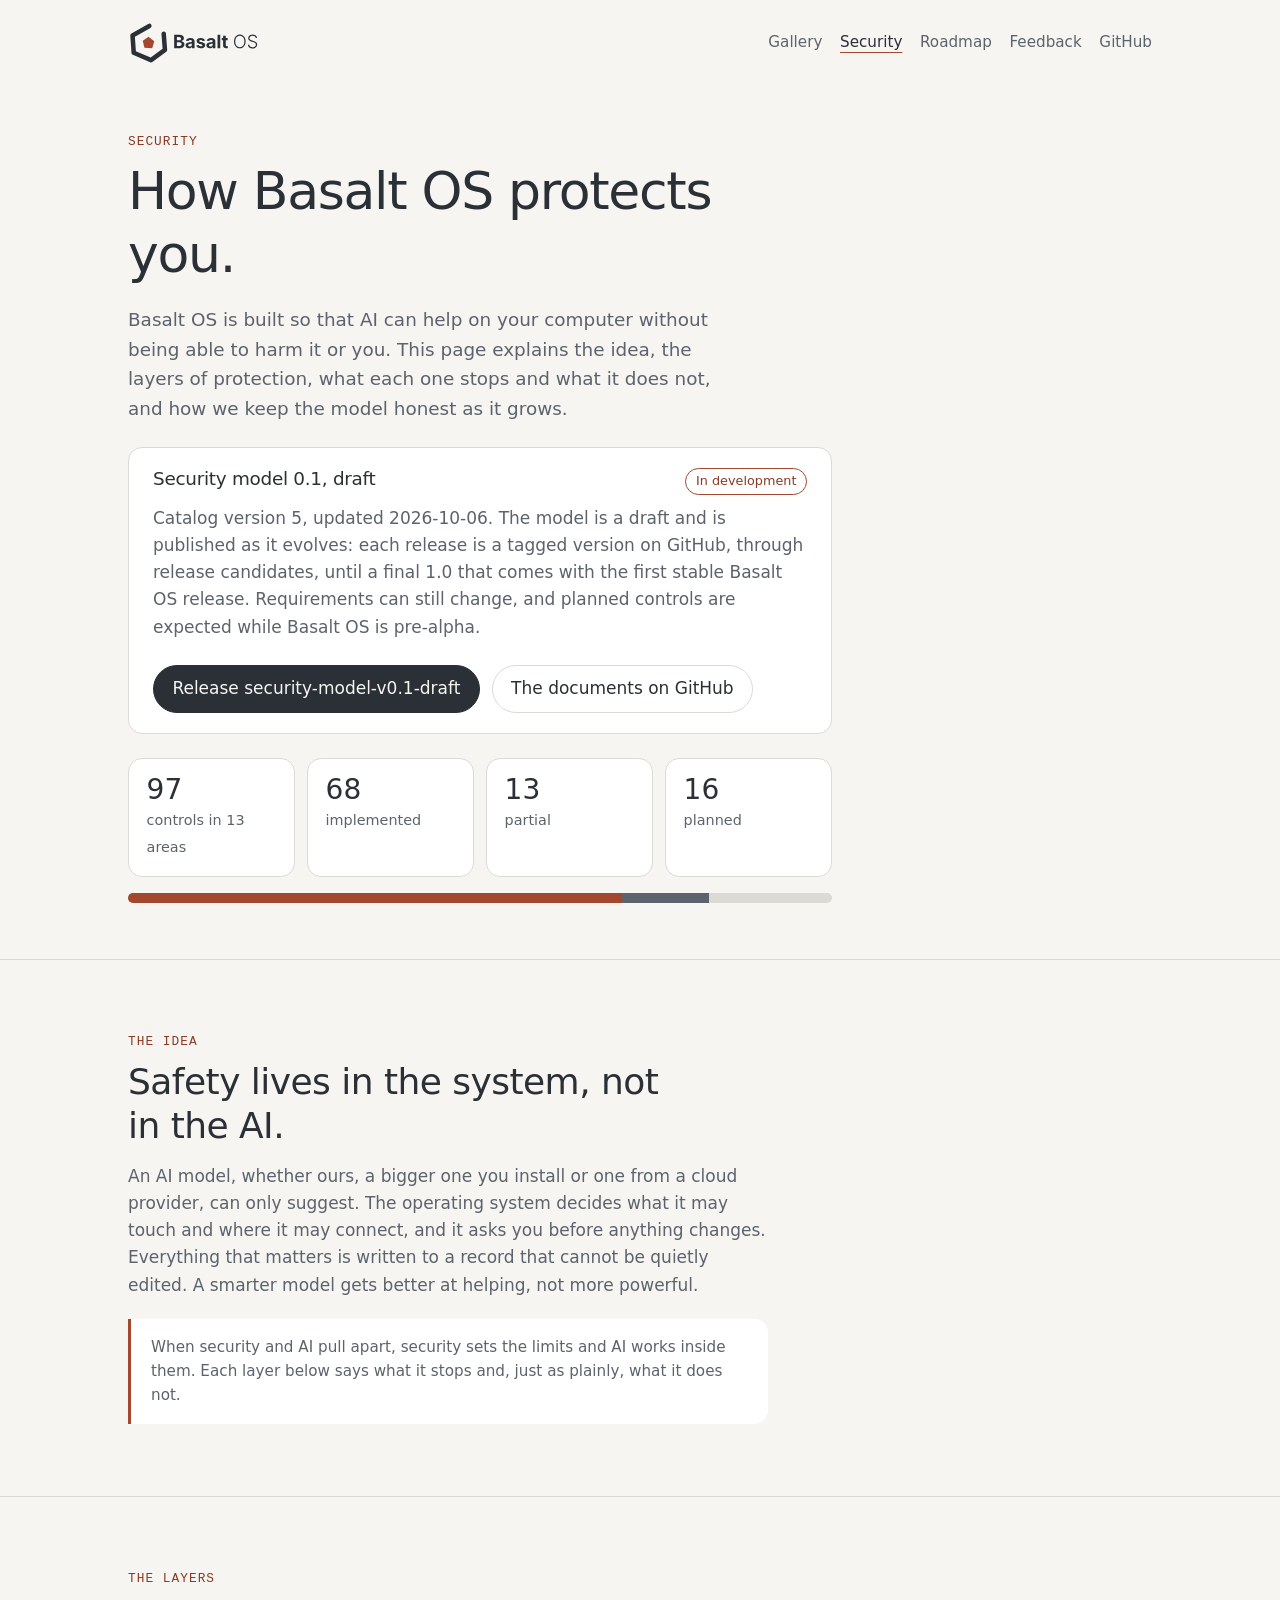
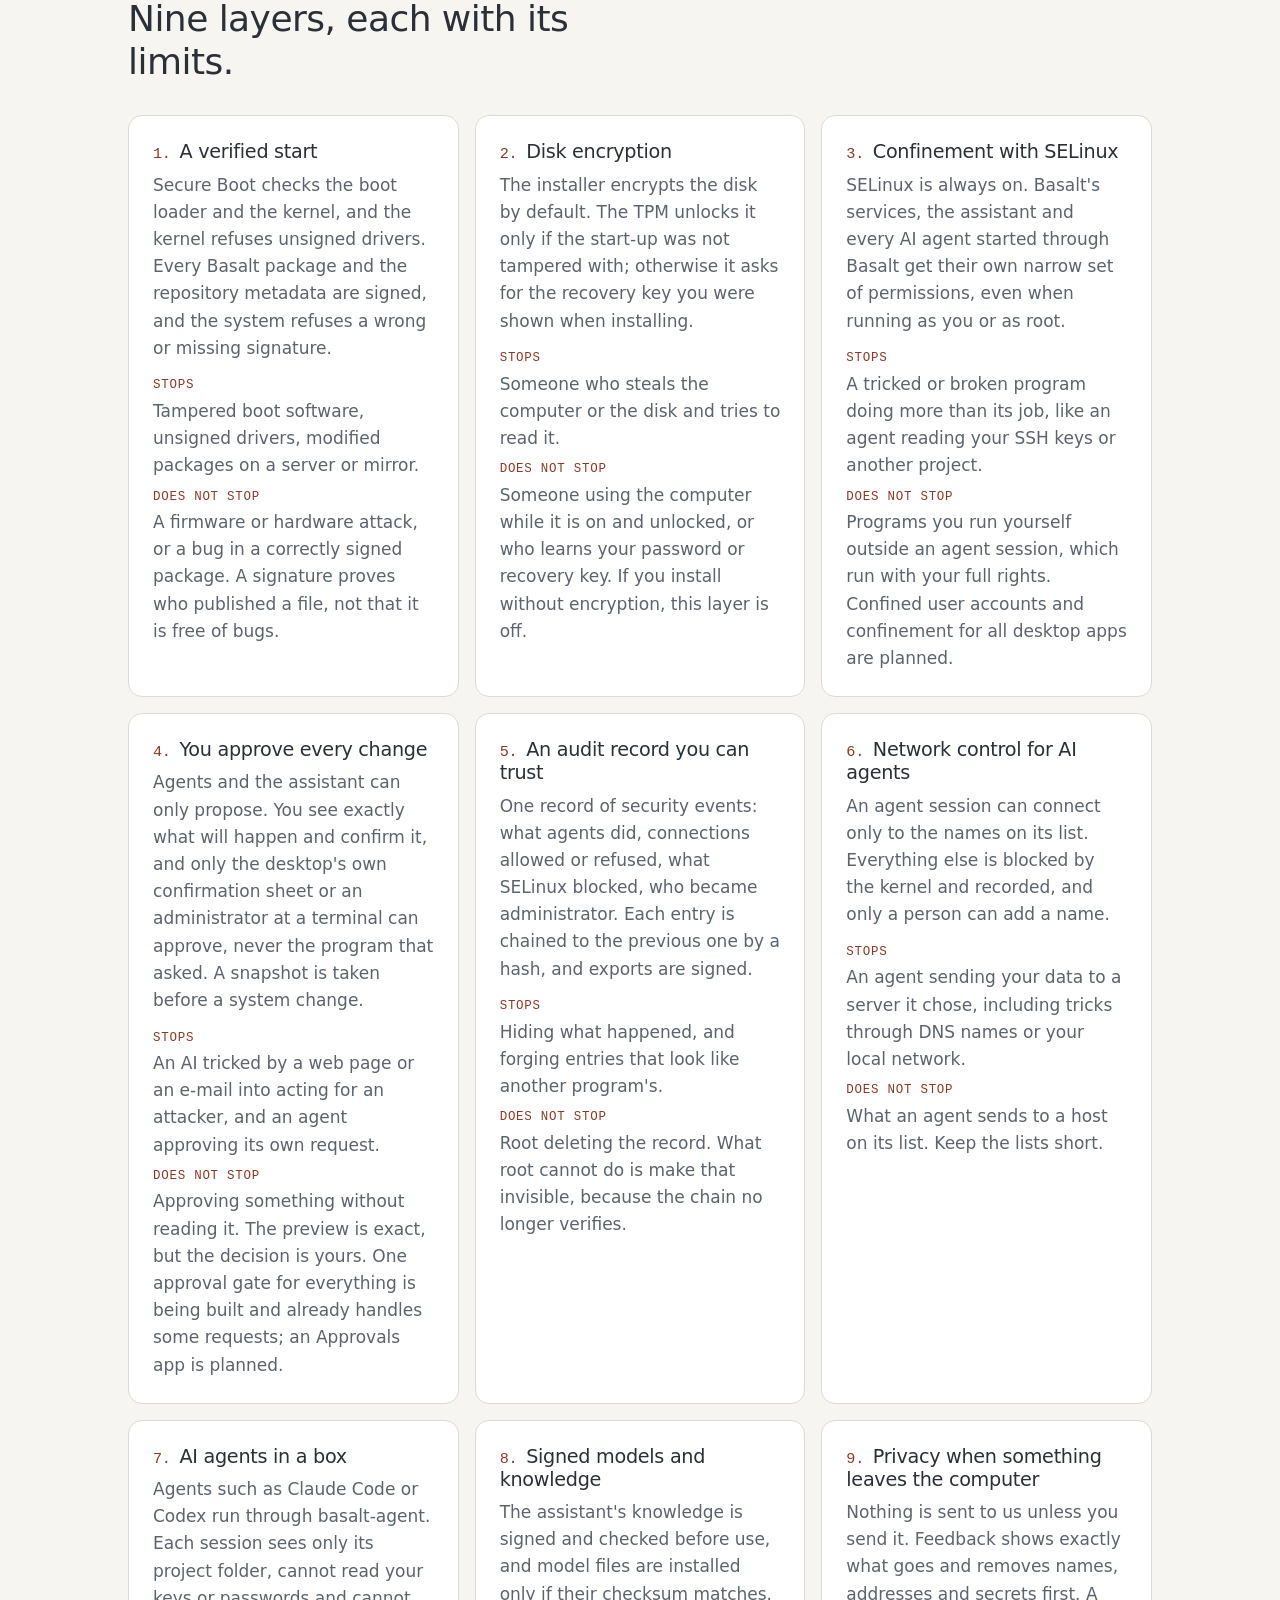
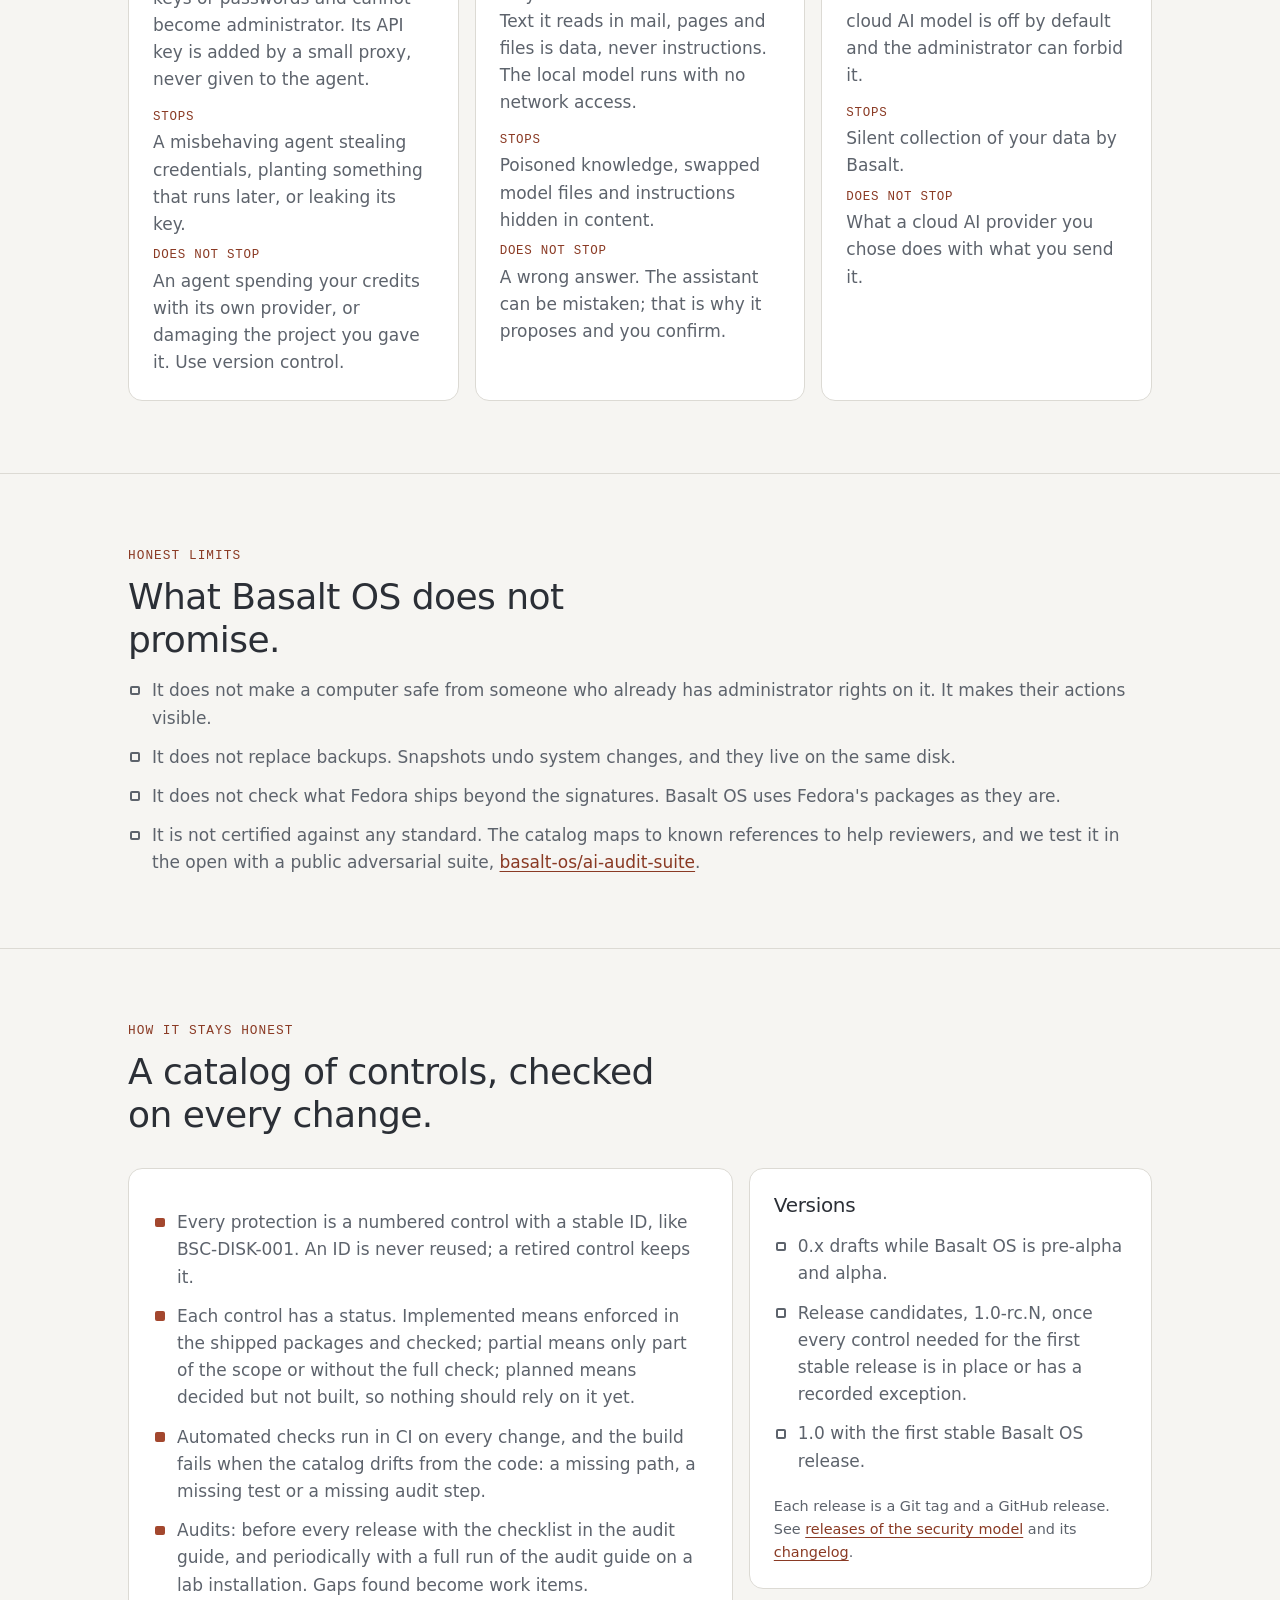
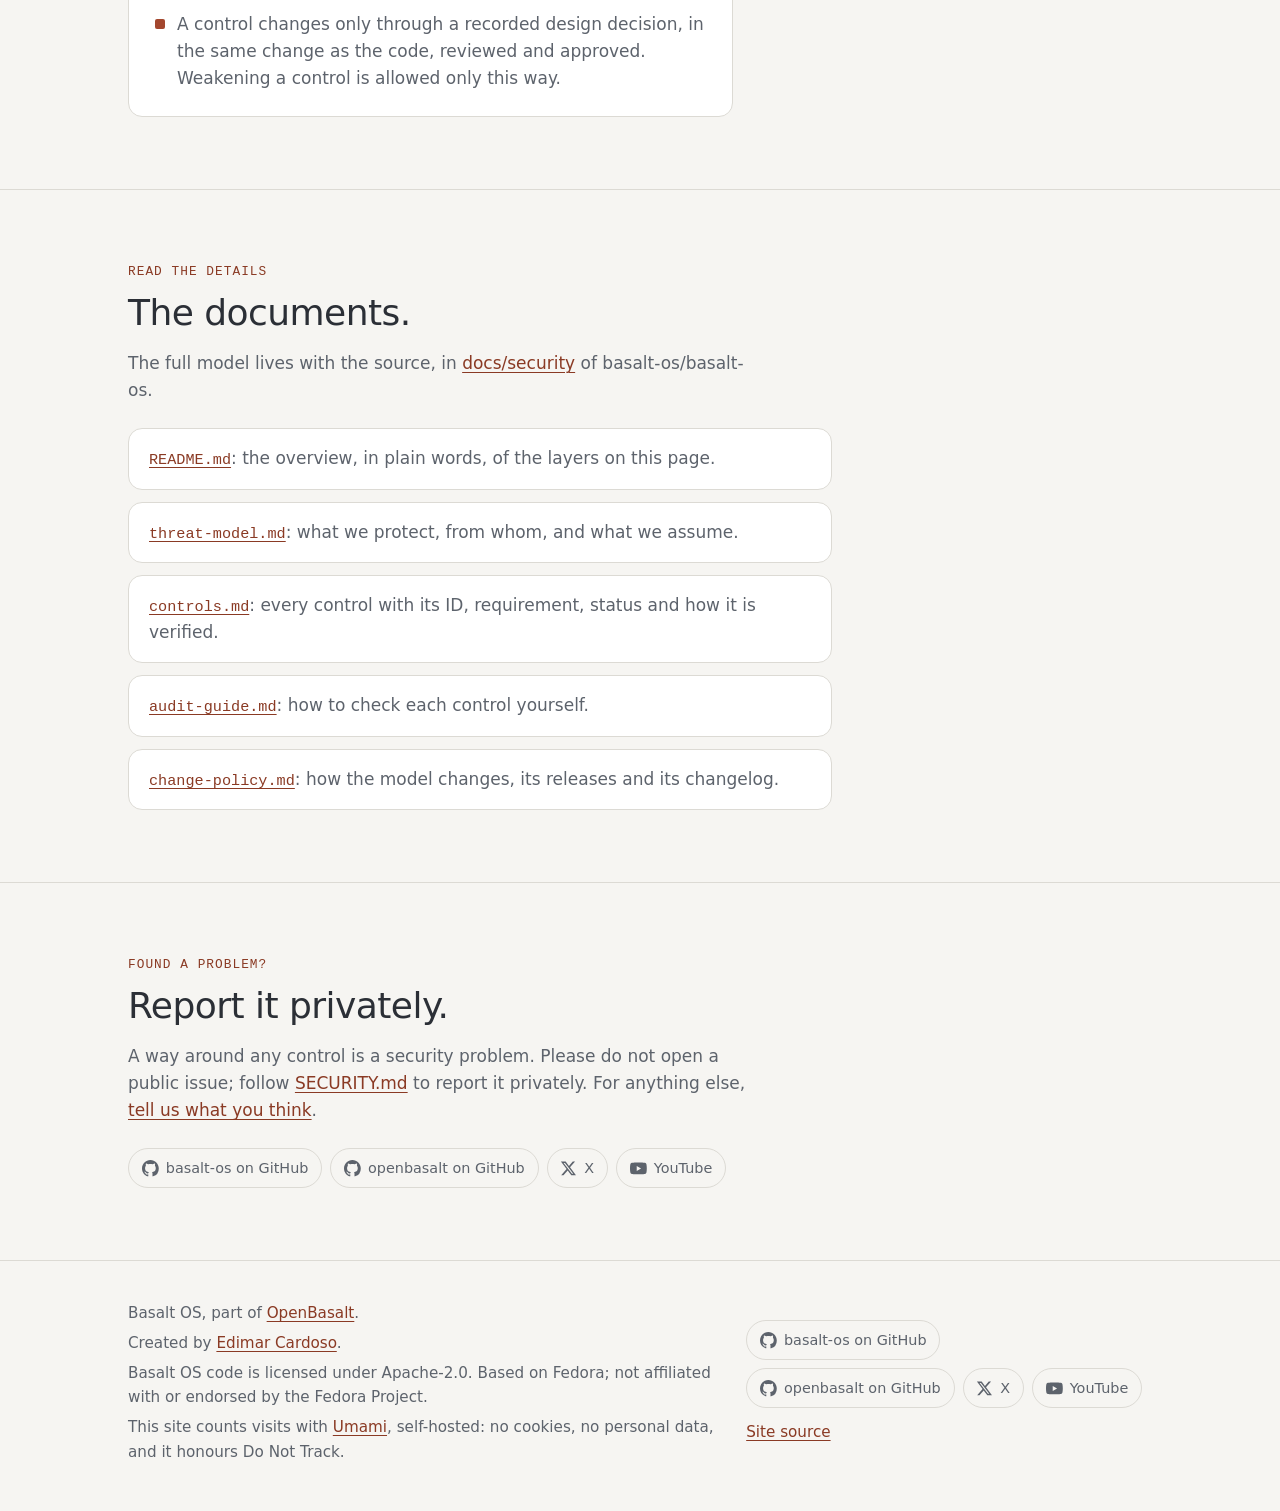
<file: security/index.html>
<!doctype html>
<html lang="en">
  <head>
    <meta charset="utf-8" />
    <meta name="viewport" content="width=device-width, initial-scale=1" />
    <title>Security: how Basalt OS protects you</title>
    <meta
      name="description"
      content="The Basalt OS security model in plain language: the layers of protection, what each one stops and what it does not, and how the model is versioned and audited. Draft 0.1, in development."
    />
    <link rel="canonical" href="https://basalt-os.org/security/" />
    <meta name="theme-color" content="#f6f5f2" media="(prefers-color-scheme: light)" />
    <meta name="theme-color" content="#14171b" media="(prefers-color-scheme: dark)" />

    <link rel="icon" href="../favicon.ico" sizes="32x32" />
    <link rel="icon" href="../assets/favicon.svg" type="image/svg+xml" />
    <link rel="apple-touch-icon" href="../assets/apple-touch-icon.png" />

    <meta property="og:type" content="website" />
    <meta property="og:site_name" content="Basalt OS" />
    <meta property="og:locale" content="en_US" />
    <meta property="og:title" content="How Basalt OS protects you" />
    <meta
      property="og:description"
      content="The layers of protection in Basalt OS, their honest limits, and how the security model is versioned and audited. Draft 0.1."
    />
    <meta property="og:url" content="https://basalt-os.org/security/" />
    <meta property="og:image" content="https://basalt-os.org/assets/og/security.jpg" />
    <meta property="og:image:type" content="image/jpeg" />
    <meta property="og:image:width" content="1200" />
    <meta property="og:image:height" content="630" />
    <meta property="og:image:alt" content="How Basalt OS protects you: the Security and Activity app and a confirmation dialog, marked draft, in development." />
    <meta name="twitter:card" content="summary_large_image" />
    <meta name="twitter:site" content="@openbasalt" />
    <meta name="twitter:title" content="How Basalt OS protects you" />
    <meta name="twitter:description" content="The layers of protection in Basalt OS, their honest limits, and how the security model is versioned and audited. Draft 0.1." />
    <meta name="twitter:image" content="https://basalt-os.org/assets/og/security.jpg" />
    <meta name="twitter:image:alt" content="How Basalt OS protects you: the Security and Activity app and a confirmation dialog, marked draft, in development." />

    <link rel="stylesheet" href="../assets/site.css?v=6" />
    <!-- Umami, self-hosted. No cookies, no cross-site identifier, no personal
         data. data-do-not-track makes it stand down for anyone whose browser
         asks not to be tracked, and data-domains keeps it quiet on forks and
         local previews. umami-filter.js (data-before-send) leaves automated
         browsers out of the count without blocking them. -->
    <script defer src="../assets/umami-filter.js?v=1"></script>
    <script
      defer
      src="https://analytics.openbasalt.org/script.js"
      data-website-id="22a334d6-222d-4003-ab4c-a8d1c4f8b60f"
      data-domains="basalt-os.org,www.basalt-os.org"
      data-do-not-track="true"
      data-before-send="umamiBeforeSend"
    ></script>
  </head>
  <body>
    <a class="skip" href="#main">Skip to content</a>

    <header class="site-header">
      <div class="wrap">
        <a class="brand" href="../" aria-label="Basalt OS home">
          <picture>
            <source srcset="../assets/lockup-on-dark.svg" media="(prefers-color-scheme: dark)" />
            <img src="../assets/lockup.svg" width="634" height="200" alt="Basalt OS" />
          </picture>
        </a>
        <nav class="nav" aria-label="Main">
          <a href="../gallery/">Gallery</a>
          <a href="./" aria-current="page">Security</a>
          <a class="nav-optional" href="../#roadmap">Roadmap</a>
          <a href="../#feedback">Feedback</a>
          <a href="https://github.com/basalt-os">GitHub</a>
        </nav>
      </div>
    </header>

    <main id="main">
      <section class="wrap page-head" aria-labelledby="page-title">
        <p class="eyebrow">Security</p>
        <h1 id="page-title">How Basalt OS protects you.</h1>
        <p class="lede">
          Basalt OS is built so that AI can help on your computer without being able to harm it or
          you. This page explains the idea, the layers of protection, what each one stops and what
          it does not, and how we keep the model honest as it grows.
        </p>

        <div class="model-version">
          <div class="step-head">
            <h2>Security model 0.1, draft</h2>
            <span class="tag tag-current">In development</span>
          </div>
          <p>
            Catalog version 5, updated 2026-10-06. The model is a draft and is published as it
            evolves: each release is a tagged version on GitHub, through release candidates, until a
            final 1.0 that comes with the first stable Basalt OS release. Requirements can still
            change, and planned controls are expected while Basalt OS is pre-alpha.
          </p>
          <div class="section-links">
            <a class="button primary" href="https://github.com/basalt-os/basalt-os/releases/tag/security-model-v0.1-draft">Release security-model-v0.1-draft</a>
            <a class="button" href="https://github.com/basalt-os/basalt-os/tree/main/docs/security">The documents on GitHub</a>
          </div>
        </div>

        <ul class="counts" aria-label="Controls in the catalog, as of 2026-10-06">
          <li class="count"><span class="count-num">97</span><span>controls in 13 areas</span></li>
          <li class="count"><span class="count-num">68</span><span>implemented</span></li>
          <li class="count"><span class="count-num">13</span><span>partial</span></li>
          <li class="count"><span class="count-num">16</span><span>planned</span></li>
        </ul>
        <div class="status-bar" aria-hidden="true">
          <span class="bar-implemented" style="width: 70.1%"></span>
          <span class="bar-partial" style="width: 12.4%"></span>
          <span class="bar-planned" style="width: 17.5%"></span>
        </div>
      </section>

      <section id="idea" class="section" aria-labelledby="idea-title">
        <div class="wrap">
          <p class="eyebrow">The idea</p>
          <h2 id="idea-title">Safety lives in the system, not in the AI.</h2>
          <p class="section-intro">
            An AI model, whether ours, a bigger one you install or one from a cloud provider, can
            only suggest. The operating system decides what it may touch and where it may connect,
            and it asks you before anything changes. Everything that matters is written to a record
            that cannot be quietly edited. A smarter model gets better at helping, not more powerful.
          </p>
          <p class="note">
            When security and AI pull apart, security sets the limits and AI works inside them.
            Each layer below says what it stops and, just as plainly, what it does not.
          </p>
        </div>
      </section>

      <section id="layers" class="section" aria-labelledby="layers-title">
        <div class="wrap">
          <p class="eyebrow">The layers</p>
          <h2 id="layers-title">Nine layers, each with its limits.</h2>
          <ol class="layers">
            <li class="layer">
              <h3>A verified start</h3>
              <p>Secure Boot checks the boot loader and the kernel, and the kernel refuses unsigned drivers. Every Basalt package and the repository metadata are signed, and the system refuses a wrong or missing signature.</p>
              <dl>
                <div><dt>Stops</dt><dd>Tampered boot software, unsigned drivers, modified packages on a server or mirror.</dd></div>
                <div><dt>Does not stop</dt><dd>A firmware or hardware attack, or a bug in a correctly signed package. A signature proves who published a file, not that it is free of bugs.</dd></div>
              </dl>
            </li>
            <li class="layer">
              <h3>Disk encryption</h3>
              <p>The installer encrypts the disk by default. The TPM unlocks it only if the start-up was not tampered with; otherwise it asks for the recovery key you were shown when installing.</p>
              <dl>
                <div><dt>Stops</dt><dd>Someone who steals the computer or the disk and tries to read it.</dd></div>
                <div><dt>Does not stop</dt><dd>Someone using the computer while it is on and unlocked, or who learns your password or recovery key. If you install without encryption, this layer is off.</dd></div>
              </dl>
            </li>
            <li class="layer">
              <h3>Confinement with SELinux</h3>
              <p>SELinux is always on. Basalt's services, the assistant and every AI agent started through Basalt get their own narrow set of permissions, even when running as you or as root.</p>
              <dl>
                <div><dt>Stops</dt><dd>A tricked or broken program doing more than its job, like an agent reading your SSH keys or another project.</dd></div>
                <div><dt>Does not stop</dt><dd>Programs you run yourself outside an agent session, which run with your full rights. Confined user accounts and confinement for all desktop apps are planned.</dd></div>
              </dl>
            </li>
            <li class="layer">
              <h3>You approve every change</h3>
              <p>Agents and the assistant can only propose. You see exactly what will happen and confirm it, and only the desktop's own confirmation sheet or an administrator at a terminal can approve, never the program that asked. A snapshot is taken before a system change.</p>
              <dl>
                <div><dt>Stops</dt><dd>An AI tricked by a web page or an e-mail into acting for an attacker, and an agent approving its own request.</dd></div>
                <div><dt>Does not stop</dt><dd>Approving something without reading it. The preview is exact, but the decision is yours. One approval gate for everything is being built and already handles some requests; an Approvals app is planned.</dd></div>
              </dl>
            </li>
            <li class="layer">
              <h3>An audit record you can trust</h3>
              <p>One record of security events: what agents did, connections allowed or refused, what SELinux blocked, who became administrator. Each entry is chained to the previous one by a hash, and exports are signed.</p>
              <dl>
                <div><dt>Stops</dt><dd>Hiding what happened, and forging entries that look like another program's.</dd></div>
                <div><dt>Does not stop</dt><dd>Root deleting the record. What root cannot do is make that invisible, because the chain no longer verifies.</dd></div>
              </dl>
            </li>
            <li class="layer">
              <h3>Network control for AI agents</h3>
              <p>An agent session can connect only to the names on its list. Everything else is blocked by the kernel and recorded, and only a person can add a name.</p>
              <dl>
                <div><dt>Stops</dt><dd>An agent sending your data to a server it chose, including tricks through DNS names or your local network.</dd></div>
                <div><dt>Does not stop</dt><dd>What an agent sends to a host on its list. Keep the lists short.</dd></div>
              </dl>
            </li>
            <li class="layer">
              <h3>AI agents in a box</h3>
              <p>Agents such as Claude Code or Codex run through basalt-agent. Each session sees only its project folder, cannot read your keys or passwords and cannot become administrator. Its API key is added by a small proxy, never given to the agent.</p>
              <dl>
                <div><dt>Stops</dt><dd>A misbehaving agent stealing credentials, planting something that runs later, or leaking its key.</dd></div>
                <div><dt>Does not stop</dt><dd>An agent spending your credits with its own provider, or damaging the project you gave it. Use version control.</dd></div>
              </dl>
            </li>
            <li class="layer">
              <h3>Signed models and knowledge</h3>
              <p>The assistant's knowledge is signed and checked before use, and model files are installed only if their checksum matches. Text it reads in mail, pages and files is data, never instructions. The local model runs with no network access.</p>
              <dl>
                <div><dt>Stops</dt><dd>Poisoned knowledge, swapped model files and instructions hidden in content.</dd></div>
                <div><dt>Does not stop</dt><dd>A wrong answer. The assistant can be mistaken; that is why it proposes and you confirm.</dd></div>
              </dl>
            </li>
            <li class="layer">
              <h3>Privacy when something leaves the computer</h3>
              <p>Nothing is sent to us unless you send it. Feedback shows exactly what goes and removes names, addresses and secrets first. A cloud AI model is off by default and the administrator can forbid it.</p>
              <dl>
                <div><dt>Stops</dt><dd>Silent collection of your data by Basalt.</dd></div>
                <div><dt>Does not stop</dt><dd>What a cloud AI provider you chose does with what you send it.</dd></div>
              </dl>
            </li>
          </ol>
        </div>
      </section>

      <section id="limits" class="section" aria-labelledby="limits-title">
        <div class="wrap">
          <p class="eyebrow">Honest limits</p>
          <h2 id="limits-title">What Basalt OS does not promise.</h2>
          <ul class="checklist checklist-soon">
            <li>It does not make a computer safe from someone who already has administrator rights on it. It makes their actions visible.</li>
            <li>It does not replace backups. Snapshots undo system changes, and they live on the same disk.</li>
            <li>It does not check what Fedora ships beyond the signatures. Basalt OS uses Fedora's packages as they are.</li>
            <li>It is not certified against any standard. The catalog maps to known references to help reviewers, and we test it in the open with a public adversarial suite, <a href="https://github.com/basalt-os/ai-audit-suite">basalt-os/ai-audit-suite</a>.</li>
          </ul>
        </div>
      </section>

      <section id="honest" class="section" aria-labelledby="honest-title">
        <div class="wrap">
          <p class="eyebrow">How it stays honest</p>
          <h2 id="honest-title">A catalog of controls, checked on every change.</h2>
          <div class="ai-columns">
            <div class="ai-col">
              <ul class="checklist">
                <li>Every protection is a numbered control with a stable ID, like BSC-DISK-001. An ID is never reused; a retired control keeps it.</li>
                <li>Each control has a status. Implemented means enforced in the shipped packages and checked; partial means only part of the scope or without the full check; planned means decided but not built, so nothing should rely on it yet.</li>
                <li>Automated checks run in CI on every change, and the build fails when the catalog drifts from the code: a missing path, a missing test or a missing audit step.</li>
                <li>Audits: before every release with the checklist in the audit guide, and periodically with a full run of the audit guide on a lab installation. Gaps found become work items.</li>
                <li>A control changes only through a recorded design decision, in the same change as the code, reviewed and approved. Weakening a control is allowed only this way.</li>
              </ul>
            </div>
            <div class="ai-col">
              <div class="step-head">
                <h3>Versions</h3>
              </div>
              <ul class="checklist checklist-soon">
                <li>0.x drafts while Basalt OS is pre-alpha and alpha.</li>
                <li>Release candidates, 1.0-rc.N, once every control needed for the first stable release is in place or has a recorded exception.</li>
                <li>1.0 with the first stable Basalt OS release.</li>
              </ul>
              <p class="col-note">
                Each release is a Git tag and a GitHub release. See
                <a href="https://github.com/basalt-os/basalt-os/blob/main/docs/security/change-policy.md#releases-of-the-security-model">releases of the security model</a>
                and its <a href="https://github.com/basalt-os/basalt-os/blob/main/docs/security/change-policy.md#changelog-of-the-security-model">changelog</a>.
              </p>
            </div>
          </div>
        </div>
      </section>

      <section id="documents" class="section" aria-labelledby="documents-title">
        <div class="wrap">
          <p class="eyebrow">Read the details</p>
          <h2 id="documents-title">The documents.</h2>
          <p class="section-intro">
            The full model lives with the source, in
            <a href="https://github.com/basalt-os/basalt-os/tree/main/docs/security">docs/security</a> of basalt-os/basalt-os.
          </p>
          <ul class="doc-list">
            <li><a href="https://github.com/basalt-os/basalt-os/blob/main/docs/security/README.md">README.md</a>: the overview, in plain words, of the layers on this page.</li>
            <li><a href="https://github.com/basalt-os/basalt-os/blob/main/docs/security/threat-model.md">threat-model.md</a>: what we protect, from whom, and what we assume.</li>
            <li><a href="https://github.com/basalt-os/basalt-os/blob/main/docs/security/controls.md">controls.md</a>: every control with its ID, requirement, status and how it is verified.</li>
            <li><a href="https://github.com/basalt-os/basalt-os/blob/main/docs/security/audit-guide.md">audit-guide.md</a>: how to check each control yourself.</li>
            <li><a href="https://github.com/basalt-os/basalt-os/blob/main/docs/security/change-policy.md">change-policy.md</a>: how the model changes, its releases and its changelog.</li>
          </ul>
        </div>
      </section>

      <section id="report" class="section" aria-labelledby="report-title">
        <div class="wrap">
          <p class="eyebrow">Found a problem?</p>
          <h2 id="report-title">Report it privately.</h2>
          <p class="section-intro">
            A way around any control is a security problem. Please do not open a public issue;
            follow <a href="https://github.com/basalt-os/basalt-os/blob/main/SECURITY.md">SECURITY.md</a>
            to report it privately. For anything else, <a href="../#feedback">tell us what you think</a>.
          </p>
          <div class="section-links">
          <ul class="social" aria-label="Basalt OS and OpenBasalt elsewhere">
            <li><a href="https://github.com/basalt-os" rel="me noopener"><svg viewBox="0 0 16 16" aria-hidden="true" focusable="false" fill="currentColor"><path d="M8 0C3.58 0 0 3.58 0 8c0 3.54 2.29 6.53 5.47 7.59.4.07.55-.17.55-.38 0-.19-.01-.82-.01-1.49-2.01.37-2.53-.49-2.69-.94-.09-.23-.48-.94-.82-1.13-.28-.15-.68-.52-.01-.53.63-.01 1.08.58 1.23.82.72 1.21 1.87.87 2.33.66.07-.52.28-.87.51-1.07-1.78-.2-3.64-.89-3.64-3.95 0-.87.31-1.59.82-2.15-.08-.2-.36-1.02.08-2.12 0 0 .67-.21 2.2.82.64-.18 1.32-.27 2-.27.68 0 1.36.09 2 .27 1.53-1.04 2.2-.82 2.2-.82.44 1.1.16 1.92.08 2.12.51.56.82 1.27.82 2.15 0 3.07-1.87 3.75-3.65 3.95.29.25.54.73.54 1.48 0 1.07-.01 1.93-.01 2.2 0 .21.15.46.55.38A8.013 8.013 0 0016 8c0-4.42-3.58-8-8-8z"/></svg>basalt-os on GitHub</a></li>
            <li><a href="https://github.com/openbasalt" rel="me noopener"><svg viewBox="0 0 16 16" aria-hidden="true" focusable="false" fill="currentColor"><path d="M8 0C3.58 0 0 3.58 0 8c0 3.54 2.29 6.53 5.47 7.59.4.07.55-.17.55-.38 0-.19-.01-.82-.01-1.49-2.01.37-2.53-.49-2.69-.94-.09-.23-.48-.94-.82-1.13-.28-.15-.68-.52-.01-.53.63-.01 1.08.58 1.23.82.72 1.21 1.87.87 2.33.66.07-.52.28-.87.51-1.07-1.78-.2-3.64-.89-3.64-3.95 0-.87.31-1.59.82-2.15-.08-.2-.36-1.02.08-2.12 0 0 .67-.21 2.2.82.64-.18 1.32-.27 2-.27.68 0 1.36.09 2 .27 1.53-1.04 2.2-.82 2.2-.82.44 1.1.16 1.92.08 2.12.51.56.82 1.27.82 2.15 0 3.07-1.87 3.75-3.65 3.95.29.25.54.73.54 1.48 0 1.07-.01 1.93-.01 2.2 0 .21.15.46.55.38A8.013 8.013 0 0016 8c0-4.42-3.58-8-8-8z"/></svg>openbasalt on GitHub</a></li>
            <li><a href="https://x.com/openbasalt" rel="me noopener" aria-label="OpenBasalt on X"><svg viewBox="0 0 24 24" aria-hidden="true" focusable="false" fill="currentColor"><path d="M18.24 2.25h3.31l-7.23 8.26 8.5 11.24h-6.65l-5.21-6.82-5.97 6.82H1.68l7.73-8.84L1.25 2.25h6.83l4.71 6.23zm-1.16 17.52h1.83L7.08 4.13H5.12z"/></svg>X</a></li>
            <li><a href="https://www.youtube.com/@OpenBasalt" rel="me noopener" aria-label="OpenBasalt on YouTube"><svg viewBox="0 0 24 24" aria-hidden="true" focusable="false" fill="currentColor"><path d="M23.5 6.2a3 3 0 0 0-2.1-2.1C19.5 3.6 12 3.6 12 3.6s-7.5 0-9.4.5A3 3 0 0 0 .5 6.2 31 31 0 0 0 0 12a31 31 0 0 0 .5 5.8 3 3 0 0 0 2.1 2.1c1.9.5 9.4.5 9.4.5s7.5 0 9.4-.5a3 3 0 0 0 2.1-2.1A31 31 0 0 0 24 12a31 31 0 0 0-.5-5.8zM9.6 15.6V8.4l6.2 3.6z"/></svg>YouTube</a></li>
          </ul>
          </div>
        </div>
      </section>
    </main>

    <footer class="site-footer">
      <div class="wrap">
        <div class="footer-text">
          <p>Basalt OS, part of <a href="https://openbasalt.org">OpenBasalt</a>.</p>
          <p>Created by <a href="https://edimar-cardoso.me/en" rel="me noopener">Edimar Cardoso</a>.</p>
          <p>Basalt OS code is licensed under Apache-2.0. Based on Fedora; not affiliated with or endorsed by the Fedora Project.</p>
          <p>This site counts visits with <a href="https://umami.is">Umami</a>, self-hosted: no cookies, no personal data, and it honours Do Not Track.</p>
        </div>
        <div class="footer-side">
          <ul class="social" aria-label="Basalt OS and OpenBasalt elsewhere">
            <li><a href="https://github.com/basalt-os" rel="me noopener"><svg viewBox="0 0 16 16" aria-hidden="true" focusable="false" fill="currentColor"><path d="M8 0C3.58 0 0 3.58 0 8c0 3.54 2.29 6.53 5.47 7.59.4.07.55-.17.55-.38 0-.19-.01-.82-.01-1.49-2.01.37-2.53-.49-2.69-.94-.09-.23-.48-.94-.82-1.13-.28-.15-.68-.52-.01-.53.63-.01 1.08.58 1.23.82.72 1.21 1.87.87 2.33.66.07-.52.28-.87.51-1.07-1.78-.2-3.64-.89-3.64-3.95 0-.87.31-1.59.82-2.15-.08-.2-.36-1.02.08-2.12 0 0 .67-.21 2.2.82.64-.18 1.32-.27 2-.27.68 0 1.36.09 2 .27 1.53-1.04 2.2-.82 2.2-.82.44 1.1.16 1.92.08 2.12.51.56.82 1.27.82 2.15 0 3.07-1.87 3.75-3.65 3.95.29.25.54.73.54 1.48 0 1.07-.01 1.93-.01 2.2 0 .21.15.46.55.38A8.013 8.013 0 0016 8c0-4.42-3.58-8-8-8z"/></svg>basalt-os on GitHub</a></li>
            <li><a href="https://github.com/openbasalt" rel="me noopener"><svg viewBox="0 0 16 16" aria-hidden="true" focusable="false" fill="currentColor"><path d="M8 0C3.58 0 0 3.58 0 8c0 3.54 2.29 6.53 5.47 7.59.4.07.55-.17.55-.38 0-.19-.01-.82-.01-1.49-2.01.37-2.53-.49-2.69-.94-.09-.23-.48-.94-.82-1.13-.28-.15-.68-.52-.01-.53.63-.01 1.08.58 1.23.82.72 1.21 1.87.87 2.33.66.07-.52.28-.87.51-1.07-1.78-.2-3.64-.89-3.64-3.95 0-.87.31-1.59.82-2.15-.08-.2-.36-1.02.08-2.12 0 0 .67-.21 2.2.82.64-.18 1.32-.27 2-.27.68 0 1.36.09 2 .27 1.53-1.04 2.2-.82 2.2-.82.44 1.1.16 1.92.08 2.12.51.56.82 1.27.82 2.15 0 3.07-1.87 3.75-3.65 3.95.29.25.54.73.54 1.48 0 1.07-.01 1.93-.01 2.2 0 .21.15.46.55.38A8.013 8.013 0 0016 8c0-4.42-3.58-8-8-8z"/></svg>openbasalt on GitHub</a></li>
            <li><a href="https://x.com/openbasalt" rel="me noopener" aria-label="OpenBasalt on X"><svg viewBox="0 0 24 24" aria-hidden="true" focusable="false" fill="currentColor"><path d="M18.24 2.25h3.31l-7.23 8.26 8.5 11.24h-6.65l-5.21-6.82-5.97 6.82H1.68l7.73-8.84L1.25 2.25h6.83l4.71 6.23zm-1.16 17.52h1.83L7.08 4.13H5.12z"/></svg>X</a></li>
            <li><a href="https://www.youtube.com/@OpenBasalt" rel="me noopener" aria-label="OpenBasalt on YouTube"><svg viewBox="0 0 24 24" aria-hidden="true" focusable="false" fill="currentColor"><path d="M23.5 6.2a3 3 0 0 0-2.1-2.1C19.5 3.6 12 3.6 12 3.6s-7.5 0-9.4.5A3 3 0 0 0 .5 6.2 31 31 0 0 0 0 12a31 31 0 0 0 .5 5.8 3 3 0 0 0 2.1 2.1c1.9.5 9.4.5 9.4.5s7.5 0 9.4-.5a3 3 0 0 0 2.1-2.1A31 31 0 0 0 24 12a31 31 0 0 0-.5-5.8zM9.6 15.6V8.4l6.2 3.6z"/></svg>YouTube</a></li>
          </ul>
          <ul class="footer-links">
            <li><a href="https://github.com/basalt-os/basalt-os.org">Site source</a></li>
          </ul>
        </div>
      </div>
    </footer>
  </body>
</html>
</file>
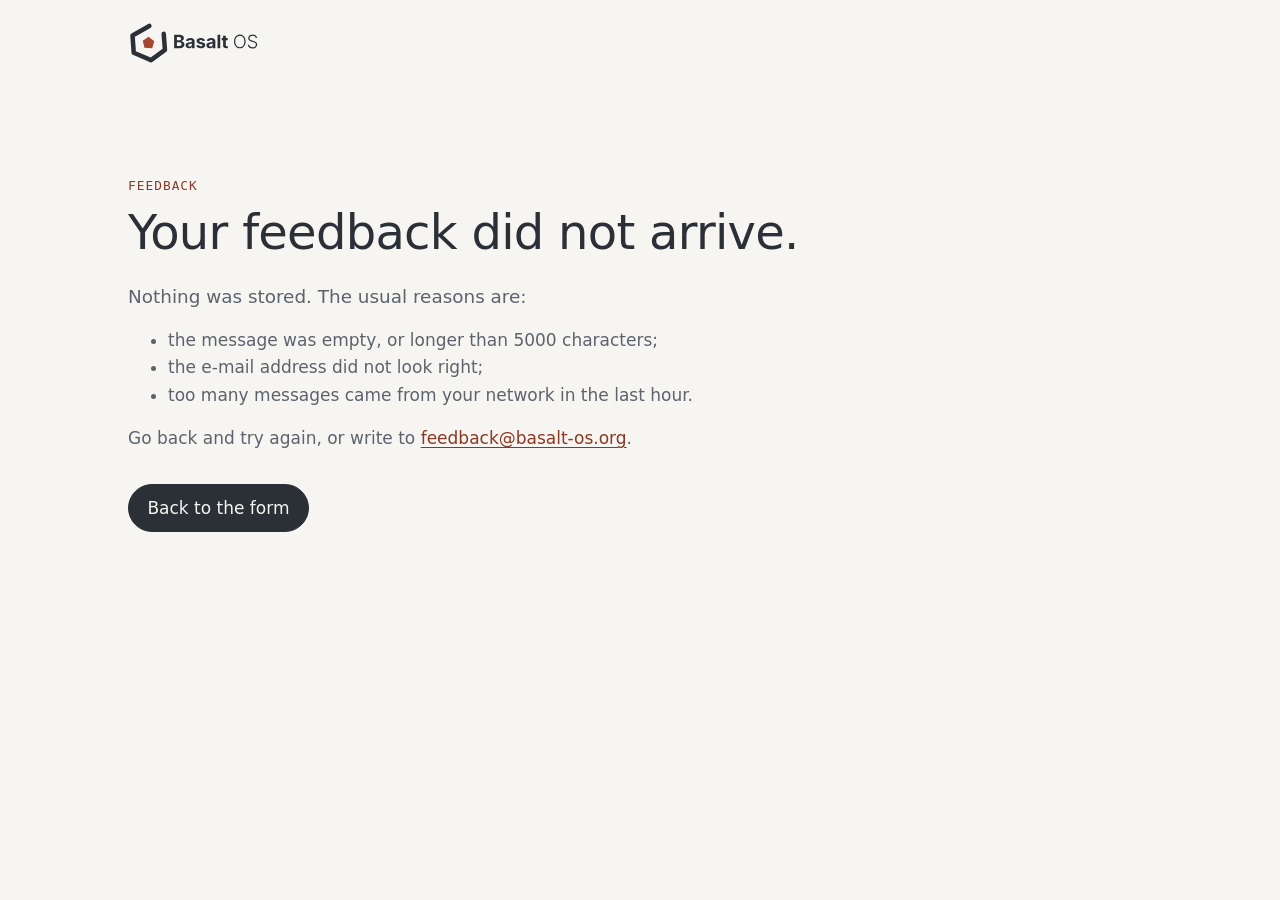
<file: feedback/problem.html>
<!doctype html>
<html lang="en">
  <head>
    <meta charset="utf-8" />
    <meta name="viewport" content="width=device-width, initial-scale=1" />
    <title>Feedback not sent: Basalt OS</title>
    <meta name="robots" content="noindex" />
    <meta name="theme-color" content="#f6f5f2" media="(prefers-color-scheme: light)" />
    <meta name="theme-color" content="#14171b" media="(prefers-color-scheme: dark)" />
    <link rel="icon" href="/favicon.ico" sizes="32x32" />
    <link rel="icon" href="/assets/favicon.svg" type="image/svg+xml" />
    <link rel="apple-touch-icon" href="/assets/apple-touch-icon.png" />
    <link rel="stylesheet" href="/assets/site.css?v=6" />
  </head>
  <body>
    <header class="site-header">
      <div class="wrap">
        <a class="brand" href="/" aria-label="Basalt OS home">
          <picture>
            <source srcset="/assets/lockup-on-dark.svg" media="(prefers-color-scheme: dark)" />
            <img src="/assets/lockup.svg" width="634" height="200" alt="Basalt OS" />
          </picture>
        </a>
      </div>
    </header>
    <main id="main" class="wrap notfound">
      <p class="eyebrow">Feedback</p>
      <h1>Your feedback did not arrive.</h1>
      <p class="lede">Nothing was stored. The usual reasons are:</p>
      <ul class="reasons">
        <li>the message was empty, or longer than 5000 characters;</li>
        <li>the e-mail address did not look right;</li>
        <li>too many messages came from your network in the last hour.</li>
      </ul>
      <p class="reasons">
        Go back and try again, or write to
        <a href="mailto:feedback@basalt-os.org">feedback@basalt-os.org</a>.
      </p>
      <div class="actions">
        <a class="button primary" href="/#feedback">Back to the form</a>
      </div>
    </main>
  </body>
</html>
</file>
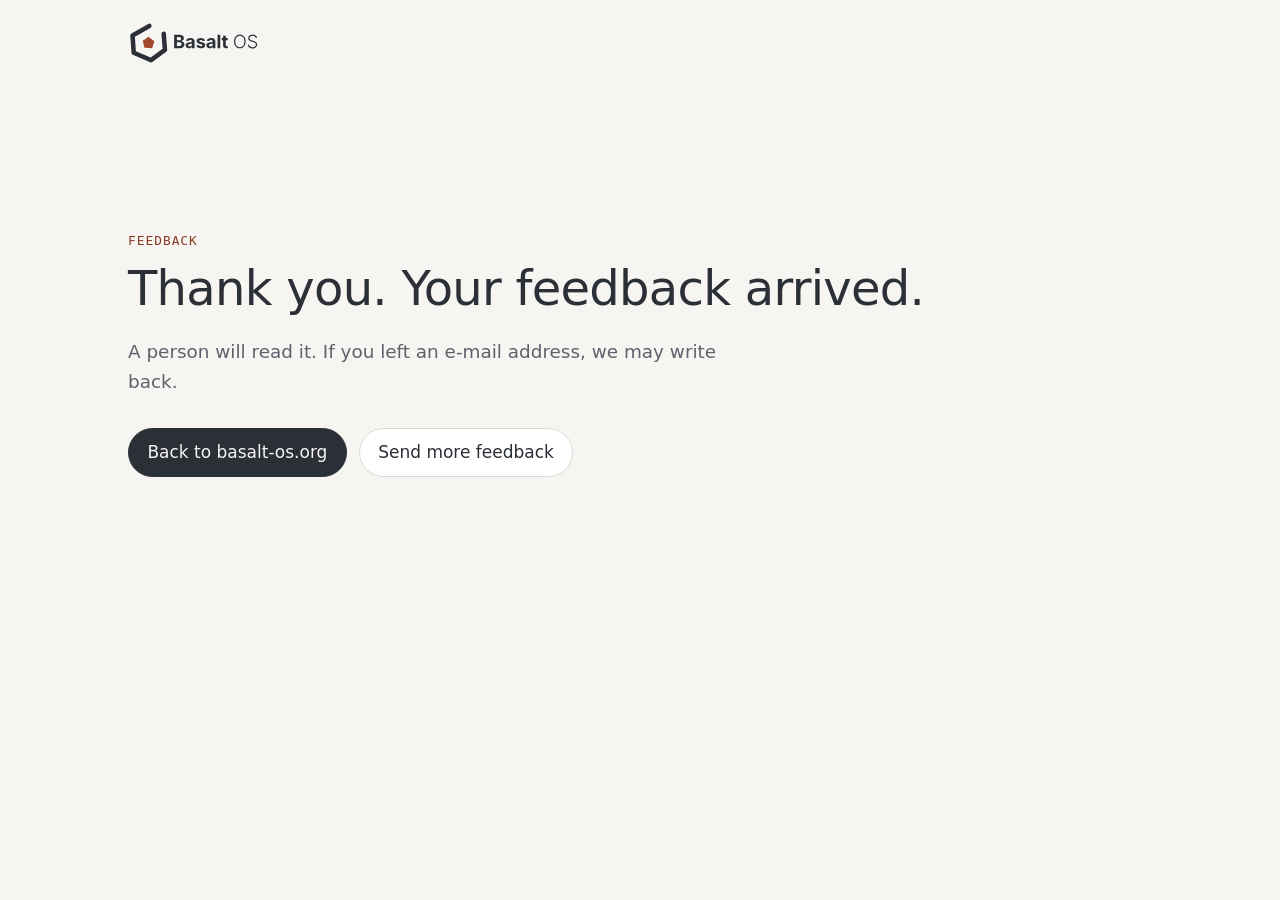
<file: feedback/sent.html>
<!doctype html>
<html lang="en">
  <head>
    <meta charset="utf-8" />
    <meta name="viewport" content="width=device-width, initial-scale=1" />
    <title>Thank you: Basalt OS</title>
    <meta name="robots" content="noindex" />
    <meta name="theme-color" content="#f6f5f2" media="(prefers-color-scheme: light)" />
    <meta name="theme-color" content="#14171b" media="(prefers-color-scheme: dark)" />
    <link rel="icon" href="/favicon.ico" sizes="32x32" />
    <link rel="icon" href="/assets/favicon.svg" type="image/svg+xml" />
    <link rel="apple-touch-icon" href="/assets/apple-touch-icon.png" />
    <link rel="stylesheet" href="/assets/site.css?v=6" />
  </head>
  <body>
    <header class="site-header">
      <div class="wrap">
        <a class="brand" href="/" aria-label="Basalt OS home">
          <picture>
            <source srcset="/assets/lockup-on-dark.svg" media="(prefers-color-scheme: dark)" />
            <img src="/assets/lockup.svg" width="634" height="200" alt="Basalt OS" />
          </picture>
        </a>
      </div>
    </header>
    <main id="main" class="wrap notfound">
      <p class="eyebrow">Feedback</p>
      <h1>Thank you. Your feedback arrived.</h1>
      <p class="lede">A person will read it. If you left an e-mail address, we may write back.</p>
      <div class="actions">
        <a class="button primary" href="/">Back to basalt-os.org</a>
        <a class="button" href="/#feedback">Send more feedback</a>
      </div>
    </main>
  </body>
</html>
</file>
<file: assets/site.css>
/* Basalt OS site styles (shared visual language with openbasalt.org): mobile-first, light/dark via prefers-color-scheme, no web fonts. */

:root {
  color-scheme: light dark;
  --bg: #f6f5f2;
  --surface: #ffffff;
  --ink: #2b2f36;
  --muted: #5d636c;
  --line: #dcdad4;
  --accent: #a3472e;
  /* Terra roxa core of the logo: same value in both themes, as in the logo kit. */
  --core: #a3472e;
  --accent-ink: #8a3a24;
  --mark: #2b2f36;
  --focus: #a3472e;
  --radius: 14px;
  --max: 68rem;
  --font: ui-sans-serif, system-ui, -apple-system, "Segoe UI", Roboto, "Helvetica Neue", Arial, sans-serif;
  --mono: ui-monospace, "SFMono-Regular", Menlo, Consolas, monospace;
}

@media (prefers-color-scheme: dark) {
  :root {
    --bg: #14171b;
    --surface: #1b1f24;
    --ink: #e3e6ea;
    --muted: #9aa1aa;
    --line: #2c3239;
    --accent: #c9644a;
    --accent-ink: #e08a72;
    --mark: #e3e6ea;
    --focus: #e08a72;
  }
}

*,
*::before,
*::after {
  box-sizing: border-box;
}

html {
  -webkit-text-size-adjust: 100%;
  text-size-adjust: 100%;
}

body {
  margin: 0;
  background: var(--bg);
  color: var(--ink);
  font-family: var(--font);
  font-size: 1.0625rem;
  line-height: 1.6;
}

img,
svg {
  display: block;
  max-width: 100%;
}

a {
  color: var(--accent-ink);
  text-underline-offset: 0.18em;
  text-decoration-thickness: 1px;
}

a:hover {
  text-decoration-thickness: 2px;
}

:focus-visible {
  outline: 3px solid var(--focus);
  outline-offset: 3px;
  border-radius: 4px;
}

.skip {
  position: absolute;
  left: 1rem;
  top: -4rem;
  padding: 0.5rem 0.875rem;
  background: var(--surface);
  color: var(--ink);
  border: 1px solid var(--line);
  border-radius: 8px;
  z-index: 10;
}

.skip:focus {
  top: 1rem;
}

.wrap {
  width: 100%;
  max-width: var(--max);
  margin: 0 auto;
  padding-inline: 1.25rem;
}

/* Header */

.site-header {
  padding-block: 1.25rem;
}

.site-header .wrap {
  display: flex;
  flex-wrap: wrap;
  align-items: center;
  justify-content: space-between;
  gap: 0.75rem 1rem;
}

.brand {
  display: inline-flex;
  align-items: center;
  gap: 0.6rem;
  color: var(--ink);
  text-decoration: none;
}

/* Official lockup (634 x 200 viewBox); the dark variant carries the dark page background. */
.brand img {
  width: auto;
  height: 2.75rem;
}

.nav {
  display: flex;
  flex-wrap: wrap;
  gap: 0.35rem 1.1rem;
  font-size: 0.95rem;
}

.nav a[aria-current="page"] {
  color: var(--ink);
  text-decoration: underline;
  text-decoration-color: var(--accent);
  text-underline-offset: 0.35em;
}

.nav a {
  color: var(--muted);
  text-decoration: none;
}

.nav a:hover {
  color: var(--ink);
}

.nav .nav-optional {
  display: none;
}

/* Hero */

.hero {
  padding-block: 3rem 3.5rem;
}

.hero-mark {
  width: 7.5rem;
  height: 7.5rem;
  margin-bottom: 1.75rem;
}

.mark-ring {
  stroke: var(--mark);
}

.mark-core {
  fill: var(--core);
}

h1,
h2,
h3 {
  font-weight: 500;
  line-height: 1.2;
  letter-spacing: -0.015em;
  margin: 0;
}

.hero h1 {
  font-size: clamp(2.5rem, 11vw, 4.75rem);
  font-weight: 400;
  letter-spacing: -0.03em;
}

.tagline {
  margin: 0.75rem 0 0;
  max-width: 30ch;
  font-size: clamp(1.3rem, 4.5vw, 1.75rem);
  line-height: 1.35;
}

/* Hero motto: the project's core message, links to the Security and AI first section. */
.motto {
  margin: 0.75rem 0 0;
  font-family: var(--mono);
  font-size: 0.95rem;
  letter-spacing: 0.02em;
}

.motto a {
  color: var(--accent-ink);
  text-decoration: none;
  border-bottom: 1px solid var(--accent);
}

.motto a:hover {
  border-bottom-width: 2px;
}

/* Status badge: the project is pre-alpha. */
.status {
  display: inline-flex;
  align-items: center;
  gap: 0.5rem;
  margin: 0 0 1.25rem;
  padding: 0.3rem 0.8rem;
  border: 1px solid var(--accent);
  border-radius: 999px;
  font-family: var(--mono);
  font-size: 0.8rem;
  color: var(--accent-ink);
}

.status-dot {
  width: 0.55rem;
  height: 0.55rem;
  border-radius: 50%;
  background: var(--core);
}

.lede {
  margin: 1.25rem 0 0;
  max-width: 38rem;
  font-size: 1.15rem;
  color: var(--muted);
}

.actions {
  display: flex;
  flex-wrap: wrap;
  gap: 0.75rem;
  margin-top: 2rem;
}

.button {
  display: inline-flex;
  align-items: center;
  gap: 0.5rem;
  min-height: 2.75rem;
  padding: 0.6rem 1.15rem;
  border-radius: 999px;
  border: 1px solid var(--line);
  background: var(--surface);
  color: var(--ink);
  text-decoration: none;
  font-weight: 500;
}

.button:hover {
  border-color: var(--muted);
}

.button.primary {
  background: var(--ink);
  border-color: var(--ink);
  color: var(--bg);
}

.button.primary:hover {
  opacity: 0.9;
}

.button svg {
  width: 1.1rem;
  height: 1.1rem;
}

/* Sections */

.section {
  padding-block: 3rem;
  border-top: 1px solid var(--line);
}

.eyebrow {
  margin: 0 0 0.5rem;
  font-family: var(--mono);
  font-size: 0.8rem;
  letter-spacing: 0.08em;
  text-transform: uppercase;
  color: var(--accent-ink);
}

.section h2 {
  font-size: clamp(1.6rem, 5vw, 2.25rem);
  max-width: 24ch;
}

.section-intro {
  margin: 1rem 0 0;
  max-width: 40rem;
  color: var(--muted);
}

.principles {
  list-style: none;
  margin: 2rem 0 0;
  padding: 0;
  display: grid;
  gap: 1rem;
}

.principle {
  padding: 1.5rem;
  background: var(--surface);
  border: 1px solid var(--line);
  border-radius: var(--radius);
}

.principle svg {
  width: 2.75rem;
  height: 2.75rem;
  margin-bottom: 1rem;
}

.principle h3 {
  font-size: 1.25rem;
}

.principle p {
  margin: 0.5rem 0 0;
  color: var(--muted);
}

.icon-line {
  fill: none;
  stroke: var(--mark);
  stroke-width: 2;
  stroke-linejoin: round;
  stroke-linecap: round;
}

.icon-fill {
  fill: var(--core);
}

.closing {
  margin: 2rem 0 0;
  max-width: 40rem;
  font-size: 1.15rem;
}

/* Base note */

.note {
  margin: 1.25rem 0 0;
  max-width: 40rem;
  padding: 1rem 1.25rem;
  border-left: 3px solid var(--core);
  background: var(--surface);
  border-radius: 0 var(--radius) var(--radius) 0;
  color: var(--muted);
  font-size: 0.95rem;
}

/* Security and AI first: what exists and what is coming */

.ai-columns {
  display: grid;
  gap: 1rem;
  margin-top: 2rem;
}

.ai-col {
  padding: 1.5rem;
  background: var(--surface);
  border: 1px solid var(--line);
  border-radius: var(--radius);
}

.ai-col h3 {
  font-size: 1.25rem;
}

.checklist {
  list-style: none;
  margin: 1rem 0 0;
  padding: 0;
  display: grid;
  gap: 0.75rem;
  color: var(--muted);
}

.checklist li {
  position: relative;
  padding-left: 1.5rem;
}

/* Filled core-colored marker for shipped items, hollow for items in development. */
.checklist li::before {
  content: "";
  position: absolute;
  left: 0.15rem;
  top: 0.5em;
  width: 0.6rem;
  height: 0.6rem;
  border-radius: 2px;
  background: var(--core);
}

.checklist-soon li::before {
  background: transparent;
  border: 2px solid var(--muted);
}

.col-note {
  margin: 1.25rem 0 0;
  font-size: 0.9rem;
  color: var(--muted);
}

/* Roadmap */

.roadmap {
  list-style: none;
  margin: 2rem 0 0;
  padding: 0;
  max-width: 44rem;
}

.step {
  position: relative;
  padding: 0 0 1.75rem 2rem;
  border-left: 2px solid var(--line);
  margin-left: 0.5rem;
}

.step:last-child {
  border-left-color: transparent;
  padding-bottom: 0;
}

.step::before {
  content: "";
  position: absolute;
  left: -0.5rem;
  top: 0.35rem;
  width: 0.875rem;
  height: 0.875rem;
  border-radius: 50%;
  background: var(--bg);
  border: 2px solid var(--muted);
}

/* Done steps: filled with the muted ink; the current step uses the core color. */
.step.done::before {
  background: var(--muted);
}

.step.current::before {
  background: var(--core);
  border-color: var(--core);
}

.step h3 {
  font-size: 1.15rem;
}

.step p {
  margin: 0.35rem 0 0;
  color: var(--muted);
}

.step-head {
  display: flex;
  flex-wrap: wrap;
  align-items: baseline;
  justify-content: space-between;
  gap: 0.5rem;
}

.step .step-head {
  justify-content: flex-start;
  gap: 0.75rem;
}

.tag {
  font-size: 0.8rem;
  padding: 0.15rem 0.6rem;
  border-radius: 999px;
  border: 1px solid var(--line);
  color: var(--muted);
}

.tag-current {
  border-color: var(--accent);
  color: var(--accent-ink);
}

/* Get involved */

.links {
  display: grid;
  gap: 1rem;
  margin-top: 2rem;
}

.link-card {
  padding: 1.5rem;
  border: 1px solid var(--line);
  border-radius: var(--radius);
  background: var(--surface);
}

.link-card h3 {
  font-family: var(--mono);
  font-size: 1.05rem;
  font-weight: 500;
  letter-spacing: 0;
  overflow-wrap: anywhere;
}

.link-card p {
  margin: 0.6rem 0 0;
  color: var(--muted);
}

.link-card.soon {
  background: transparent;
  border-style: dashed;
}

.mono {
  font-family: var(--mono);
  font-size: 0.9rem;
  overflow-wrap: anywhere;
}

.footer-text {
  display: flex;
  flex-direction: column;
  gap: 0.35rem;
  max-width: 40rem;
}

/* Footer */

.site-footer {
  padding-block: 2.5rem 3rem;
  border-top: 1px solid var(--line);
  color: var(--muted);
  font-size: 0.95rem;
}

.site-footer .wrap {
  display: flex;
  flex-direction: column;
  gap: 1rem;
}

.footer-links {
  display: flex;
  flex-wrap: wrap;
  gap: 0.5rem 1.25rem;
  list-style: none;
  margin: 0;
  padding: 0;
}

.site-footer p {
  margin: 0;
}

/* Feedback: try it and tell us */

code {
  font-family: var(--mono);
  font-size: 0.9em;
  padding: 0.05rem 0.35rem;
  border-radius: 6px;
  background: var(--bg);
  border: 1px solid var(--line);
  color: var(--ink);
}

.feedback-form {
  margin-top: 1.5rem;
  max-width: 44rem;
  padding: 1.5rem;
  background: var(--surface);
  border: 1px solid var(--line);
  border-radius: var(--radius);
  display: grid;
  gap: 1.25rem;
}

.field {
  display: grid;
  gap: 0.4rem;
  margin: 0;
  padding: 0;
  border: 0;
  min-width: 0;
}

.field > label,
.field legend {
  font-weight: 500;
  padding: 0;
}

.optional {
  font-weight: 400;
  color: var(--muted);
  font-size: 0.9rem;
}

.field input[type="email"],
.field textarea {
  width: 100%;
  font: inherit;
  font-size: 1rem;
  color: var(--ink);
  background: var(--bg);
  border: 1px solid var(--line);
  border-radius: 10px;
  padding: 0.6rem 0.75rem;
}

.field textarea {
  resize: vertical;
  min-height: 6rem;
}

.field input:focus-visible,
.field textarea:focus-visible {
  outline: 3px solid var(--focus);
  outline-offset: 1px;
  border-color: var(--accent);
}

.choices {
  display: flex;
  flex-wrap: wrap;
  gap: 0.5rem;
  margin-top: 0.4rem;
}

.choice {
  display: inline-flex;
  align-items: center;
  gap: 0.45rem;
  min-height: 2.5rem;
  padding: 0.35rem 0.9rem;
  border: 1px solid var(--line);
  border-radius: 999px;
  background: var(--bg);
  cursor: pointer;
}

.choice:has(input:checked) {
  border-color: var(--accent);
  color: var(--accent-ink);
}

.choice input {
  accent-color: var(--accent);
  margin: 0;
}

/* Honeypot: kept out of sight and out of the tab order; bots fill it. */
.hp {
  position: absolute;
  left: -10000px;
  width: 1px;
  height: 1px;
  overflow: hidden;
}

.form-actions {
  display: flex;
  flex-wrap: wrap;
  align-items: center;
  gap: 0.75rem 1rem;
}

.form-actions .button {
  font: inherit;
  font-weight: 500;
  cursor: pointer;
}

.form-actions .button:disabled {
  opacity: 0.6;
  cursor: progress;
}

.form-status {
  margin: 0;
  color: var(--muted);
  font-size: 0.95rem;
}

.form-status.is-ok {
  color: var(--ink);
}

.form-status.is-error {
  color: var(--accent-ink);
}

.privacy {
  margin: 0;
  font-size: 0.875rem;
  color: var(--muted);
}

.reasons {
  margin: 1rem 0 0;
  max-width: 38rem;
  color: var(--muted);
}

/* 404 */

.notfound {
  min-height: 60vh;
  display: flex;
  flex-direction: column;
  justify-content: center;
  padding-block: 3rem;
}

.notfound h1 {
  font-size: clamp(2rem, 8vw, 3rem);
  font-weight: 400;
}

/* Social links: plain links with inline SVG icons, no widgets or trackers. */

.social {
  display: flex;
  flex-wrap: wrap;
  gap: 0.5rem;
  list-style: none;
  margin: 0;
  padding: 0;
}

.social a {
  display: inline-flex;
  align-items: center;
  gap: 0.45rem;
  min-height: 2.5rem;
  padding: 0.35rem 0.8rem;
  border: 1px solid var(--line);
  border-radius: 999px;
  color: var(--muted);
  text-decoration: none;
  font-size: 0.9rem;
}

.social a:hover {
  color: var(--ink);
  border-color: var(--muted);
}

.social svg {
  width: 1.05rem;
  height: 1.05rem;
  flex: none;
}

/* Footer: social links and the site source, side by side on wide screens. */
.footer-side {
  display: grid;
  gap: 0.75rem;
}

/* Subpages: page title block (gallery, security). */

.page-head {
  padding-block: 2rem 2.5rem;
}

.page-head h1 {
  font-size: clamp(2.1rem, 8vw, 3.25rem);
  font-weight: 400;
  letter-spacing: -0.025em;
  max-width: 20ch;
}

/* Preview notice: what is shown is pre-alpha and may change. */

.preview-banner {
  display: flex;
  gap: 0.75rem;
  align-items: flex-start;
  margin: 1.5rem 0 0;
  max-width: 44rem;
  padding: 1rem 1.25rem;
  border: 1px solid var(--accent);
  border-radius: var(--radius);
  background: var(--surface);
}

.preview-banner .status-dot {
  margin-top: 0.55em;
  flex: none;
}

.preview-banner p {
  margin: 0;
}

.preview-banner p + p {
  margin-top: 0.35rem;
  color: var(--muted);
  font-size: 0.95rem;
}

/* Section chips under the page title. */

.jump {
  display: flex;
  flex-wrap: wrap;
  gap: 0.5rem;
  list-style: none;
  margin: 1.5rem 0 0;
  padding: 0;
}

.jump a {
  display: inline-flex;
  align-items: center;
  min-height: 2.5rem;
  padding: 0.35rem 0.9rem;
  border: 1px solid var(--line);
  border-radius: 999px;
  background: var(--surface);
  color: var(--ink);
  text-decoration: none;
  font-size: 0.95rem;
}

.jump a:hover {
  border-color: var(--muted);
}

/* Gallery */

.gallery-section {
  padding-block: 2.5rem;
  border-top: 1px solid var(--line);
  scroll-margin-top: 1rem;
}

.gallery-section h2 {
  font-size: clamp(1.5rem, 5vw, 2rem);
}

.shots {
  list-style: none;
  margin: 1.5rem 0 0;
  padding: 0;
  display: grid;
  gap: 1.25rem;
}

.shot figure {
  margin: 0;
}

.shot-link {
  position: relative;
  display: block;
  border: 1px solid var(--line);
  border-radius: var(--radius);
  overflow: hidden;
  background: var(--surface);
  aspect-ratio: 16 / 10;
}

.shot-link img {
  width: 100%;
  height: 100%;
  object-fit: cover;
  object-position: top center;
}

.shot-link:hover {
  border-color: var(--muted);
}

/* Mockups carry a visible label on the image itself. */
.shot-tag {
  position: absolute;
  top: 0.6rem;
  left: 0.6rem;
  padding: 0.15rem 0.6rem;
  border-radius: 999px;
  background: var(--core);
  color: #ffffff;
  font-family: var(--mono);
  font-size: 0.75rem;
  letter-spacing: 0.04em;
}

.is-mockup .shot-link {
  border-style: dashed;
}

.shot figcaption {
  display: grid;
  gap: 0.2rem;
  margin-top: 0.6rem;
}

.shot-caption {
  font-size: 0.98rem;
}

.shot-meta {
  font-family: var(--mono);
  font-size: 0.78rem;
  color: var(--muted);
}

/* Videos: hidden until a video is configured; the player loads only on click. */

.video-list {
  list-style: none;
  margin: 1.5rem 0 0;
  padding: 0;
  display: grid;
  gap: 1.25rem;
}

.video-frame {
  position: relative;
  aspect-ratio: 16 / 9;
  border: 1px solid var(--line);
  border-radius: var(--radius);
  overflow: hidden;
  background: var(--surface);
}

.video-frame iframe {
  position: absolute;
  inset: 0;
  width: 100%;
  height: 100%;
  border: 0;
}

.video-load {
  position: absolute;
  inset: 0;
  display: flex;
  flex-direction: column;
  align-items: center;
  justify-content: center;
  gap: 0.6rem;
  padding: 1rem;
  width: 100%;
  border: 0;
  background: transparent;
  color: var(--ink);
  font: inherit;
  text-align: center;
  cursor: pointer;
}

.video-load svg {
  width: 3.5rem;
  height: 3.5rem;
}

.video-load small {
  color: var(--muted);
  max-width: 30rem;
}

/* Lightbox: a native dialog, keyboard and touch friendly. */

.lightbox {
  width: 100vw;
  max-width: 100vw;
  height: 100vh;
  height: 100dvh;
  max-height: 100dvh;
  margin: 0;
  padding: 0;
  border: 0;
  background: #0a0c0f;
  color: #e3e6ea;
}

.lightbox::backdrop {
  background: rgba(10, 12, 15, 0.7);
}

.lightbox[open] {
  display: grid;
  grid-template-rows: auto 1fr auto;
}

.lightbox-bar {
  display: flex;
  align-items: center;
  justify-content: space-between;
  gap: 1rem;
  padding: 0.5rem 0.75rem;
  font-family: var(--mono);
  font-size: 0.85rem;
  color: #9aa1aa;
}

.lightbox-stage {
  position: relative;
  min-height: 0;
  display: flex;
  align-items: center;
  justify-content: center;
  padding: 0 0.5rem;
}

.lightbox-stage img {
  max-width: 100%;
  max-height: 100%;
  width: auto;
  height: auto;
  object-fit: contain;
  border-radius: 6px;
}

.lightbox-caption {
  margin: 0;
  padding: 0.75rem 1rem 1rem;
  text-align: center;
  display: grid;
  gap: 0.2rem;
}

.lightbox-caption .shot-meta {
  color: #9aa1aa;
}

.lb-btn {
  display: inline-flex;
  align-items: center;
  justify-content: center;
  width: 2.75rem;
  height: 2.75rem;
  border: 1px solid #2c3239;
  border-radius: 999px;
  background: #1b1f24;
  color: #e3e6ea;
  cursor: pointer;
}

.lb-btn:hover {
  border-color: #9aa1aa;
}

.lb-btn svg {
  width: 1.25rem;
  height: 1.25rem;
}

.lb-prev,
.lb-next {
  position: absolute;
  top: 50%;
  transform: translateY(-50%);
}

.lb-prev {
  left: 0.5rem;
}

.lb-next {
  right: 0.5rem;
}

/* Security page */

.model-version {
  margin: 1.5rem 0 0;
  max-width: 44rem;
  padding: 1.25rem 1.5rem;
  background: var(--surface);
  border: 1px solid var(--line);
  border-radius: var(--radius);
}

.model-version .step-head h2 {
  font-size: 1.15rem;
  max-width: none;
}

.model-version p {
  margin: 0.6rem 0 0;
  color: var(--muted);
}

.counts {
  display: grid;
  grid-template-columns: repeat(2, 1fr);
  gap: 0.75rem;
  list-style: none;
  margin: 1.5rem 0 0;
  padding: 0;
  max-width: 44rem;
}

.count {
  padding: 1rem 1.1rem;
  background: var(--surface);
  border: 1px solid var(--line);
  border-radius: var(--radius);
}

.count .count-num {
  display: block;
  font-size: 1.75rem;
  font-weight: 400;
  line-height: 1.1;
}

.count span:not(.count-num) {
  color: var(--muted);
  font-size: 0.9rem;
}

/* A stacked bar of control statuses; the numbers above carry the meaning. */
.status-bar {
  display: flex;
  height: 0.6rem;
  max-width: 44rem;
  margin-top: 1rem;
  border-radius: 999px;
  overflow: hidden;
  background: var(--line);
}

.status-bar span {
  display: block;
  height: 100%;
}

.bar-implemented {
  background: var(--core);
}

.bar-partial {
  background: var(--muted);
}

.bar-planned {
  background: transparent;
}

.layers {
  list-style: none;
  margin: 2rem 0 0;
  padding: 0;
  display: grid;
  gap: 1rem;
  counter-reset: layer;
}

.layer {
  padding: 1.5rem;
  background: var(--surface);
  border: 1px solid var(--line);
  border-radius: var(--radius);
}

.layer h3 {
  font-size: 1.2rem;
}

.layer h3::before {
  counter-increment: layer;
  content: counter(layer) ". ";
  color: var(--accent-ink);
  font-family: var(--mono);
  font-size: 0.95rem;
}

.layer p {
  margin: 0.5rem 0 0;
  color: var(--muted);
}

.layer dl {
  margin: 0.9rem 0 0;
  display: grid;
  gap: 0.5rem;
}

.layer dt {
  font-family: var(--mono);
  font-size: 0.78rem;
  letter-spacing: 0.06em;
  text-transform: uppercase;
  color: var(--accent-ink);
}

.layer dd {
  margin: 0.1rem 0 0;
  color: var(--muted);
}

.doc-list {
  list-style: none;
  margin: 1.5rem 0 0;
  padding: 0;
  display: grid;
  gap: 0.75rem;
  max-width: 44rem;
}

.doc-list li {
  padding: 1rem 1.25rem;
  background: var(--surface);
  border: 1px solid var(--line);
  border-radius: var(--radius);
  color: var(--muted);
}

.doc-list a {
  font-family: var(--mono);
  font-size: 0.95rem;
}

.section-links {
  display: flex;
  flex-wrap: wrap;
  gap: 0.75rem;
  margin-top: 1.5rem;
}

/* Wider screens */

@media (min-width: 40rem) {
  .wrap {
    padding-inline: 2rem;
  }

  .nav .nav-optional {
    display: inline;
  }

  .hero {
    padding-block: 5rem 5.5rem;
  }

  .section {
    padding-block: 4.5rem;
  }

  .principles {
    grid-template-columns: repeat(2, 1fr);
  }

  .links {
    grid-template-columns: repeat(2, 1fr);
  }

  .site-footer .wrap {
    flex-direction: row;
    justify-content: space-between;
    align-items: center;
  }

  .shots,
  .video-list,
  .layers {
    grid-template-columns: repeat(2, 1fr);
  }

  .counts {
    grid-template-columns: repeat(4, 1fr);
  }

  .gallery-section {
    padding-block: 3.5rem;
  }

  .page-head {
    padding-block: 3rem 3.5rem;
  }

  .lb-prev {
    left: 1rem;
  }

  .lb-next {
    right: 1rem;
  }

  .lightbox-stage {
    padding: 0 4.5rem;
  }
}

@media (min-width: 60rem) {
  .hero {
    display: grid;
    grid-template-columns: auto 1fr;
    gap: 3.5rem;
    align-items: center;
  }

  .hero-mark {
    width: 13rem;
    height: 13rem;
    margin-bottom: 0;
  }

  .principles,
  .links {
    grid-template-columns: repeat(3, 1fr);
  }

  .ai-columns {
    grid-template-columns: 3fr 2fr;
    align-items: start;
  }

  .shots {
    grid-template-columns: repeat(3, 1fr);
  }

  .layers {
    grid-template-columns: repeat(3, 1fr);
  }

  /* Two or four images read better as a 2 by 2 grid than with an orphan. */
  .shots:has(> li:nth-child(2):last-child),
  .shots:has(> li:nth-child(4):last-child) {
    grid-template-columns: repeat(2, 1fr);
  }
}

@media (prefers-reduced-motion: no-preference) {
  .button,
  .nav a,
  .social a,
  .jump a,
  .shot-link {
    transition: border-color 0.15s ease, color 0.15s ease, opacity 0.15s ease;
  }
}
</file>
